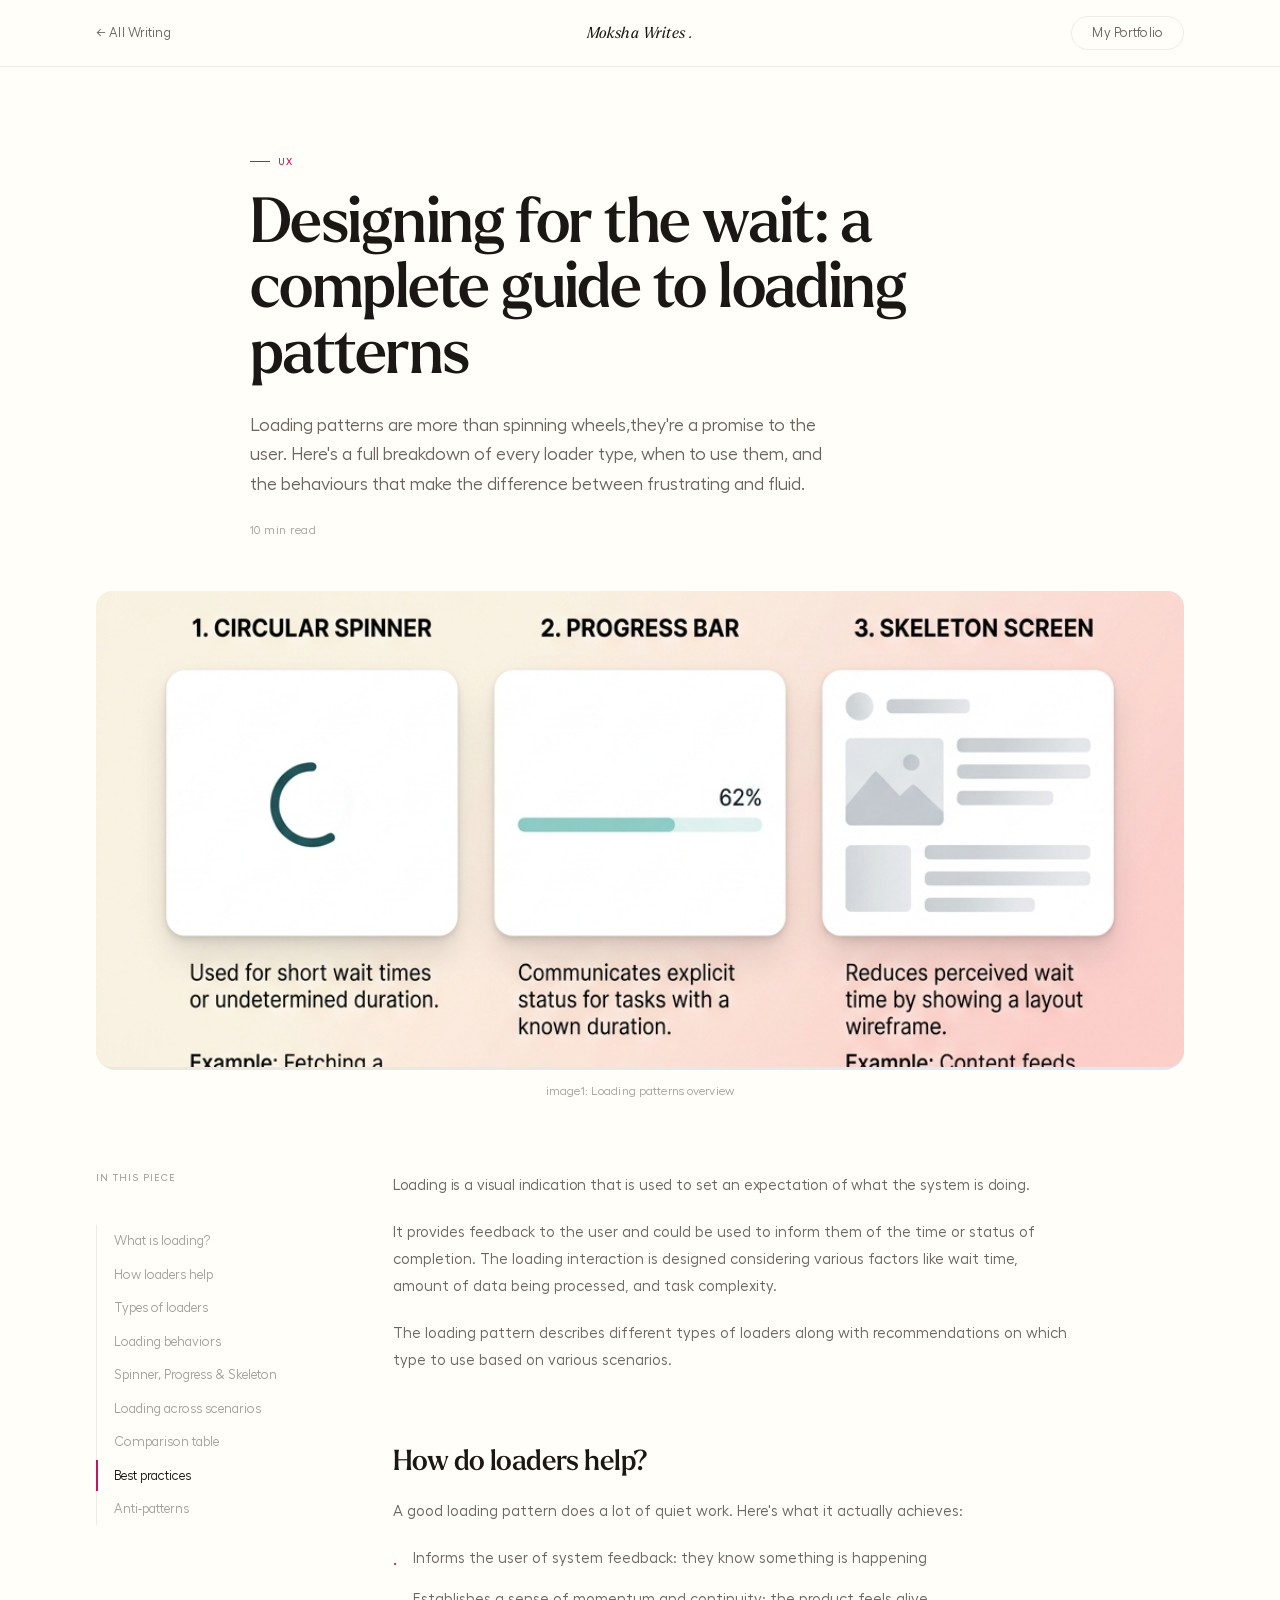
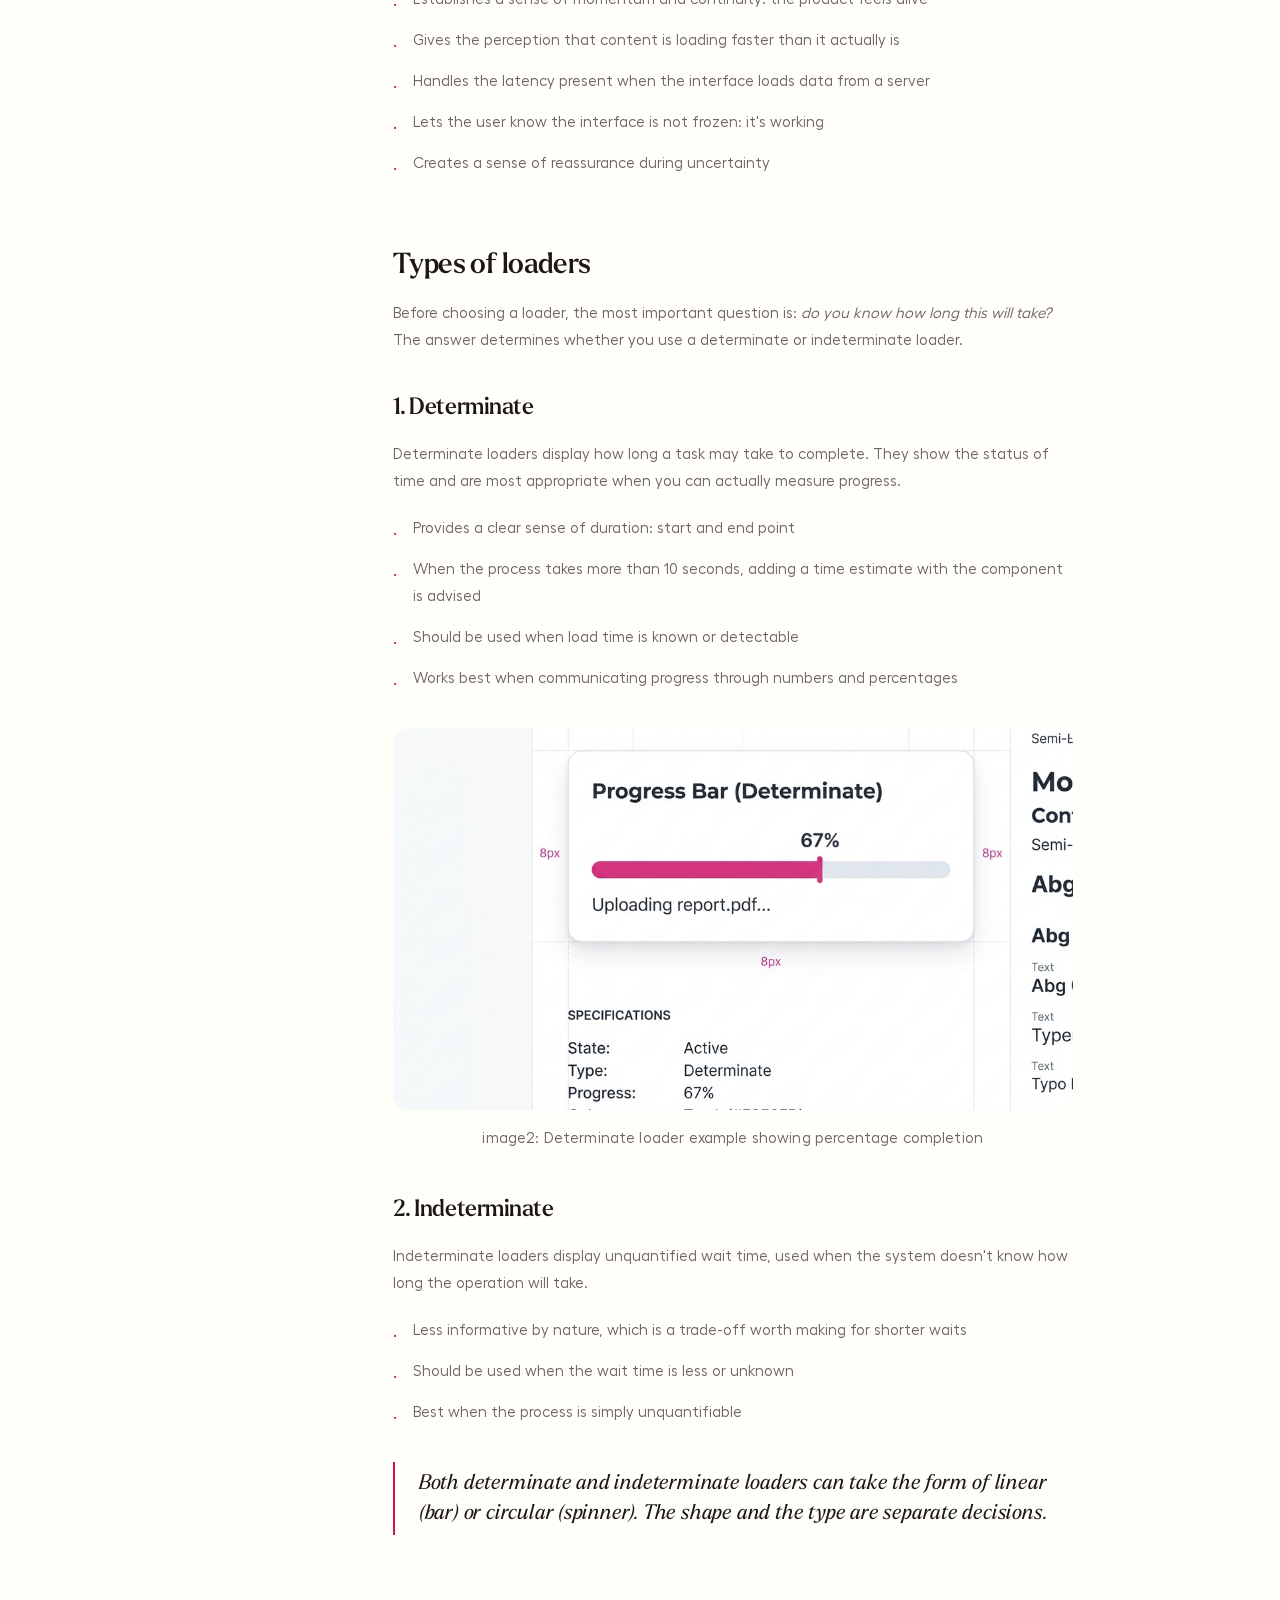
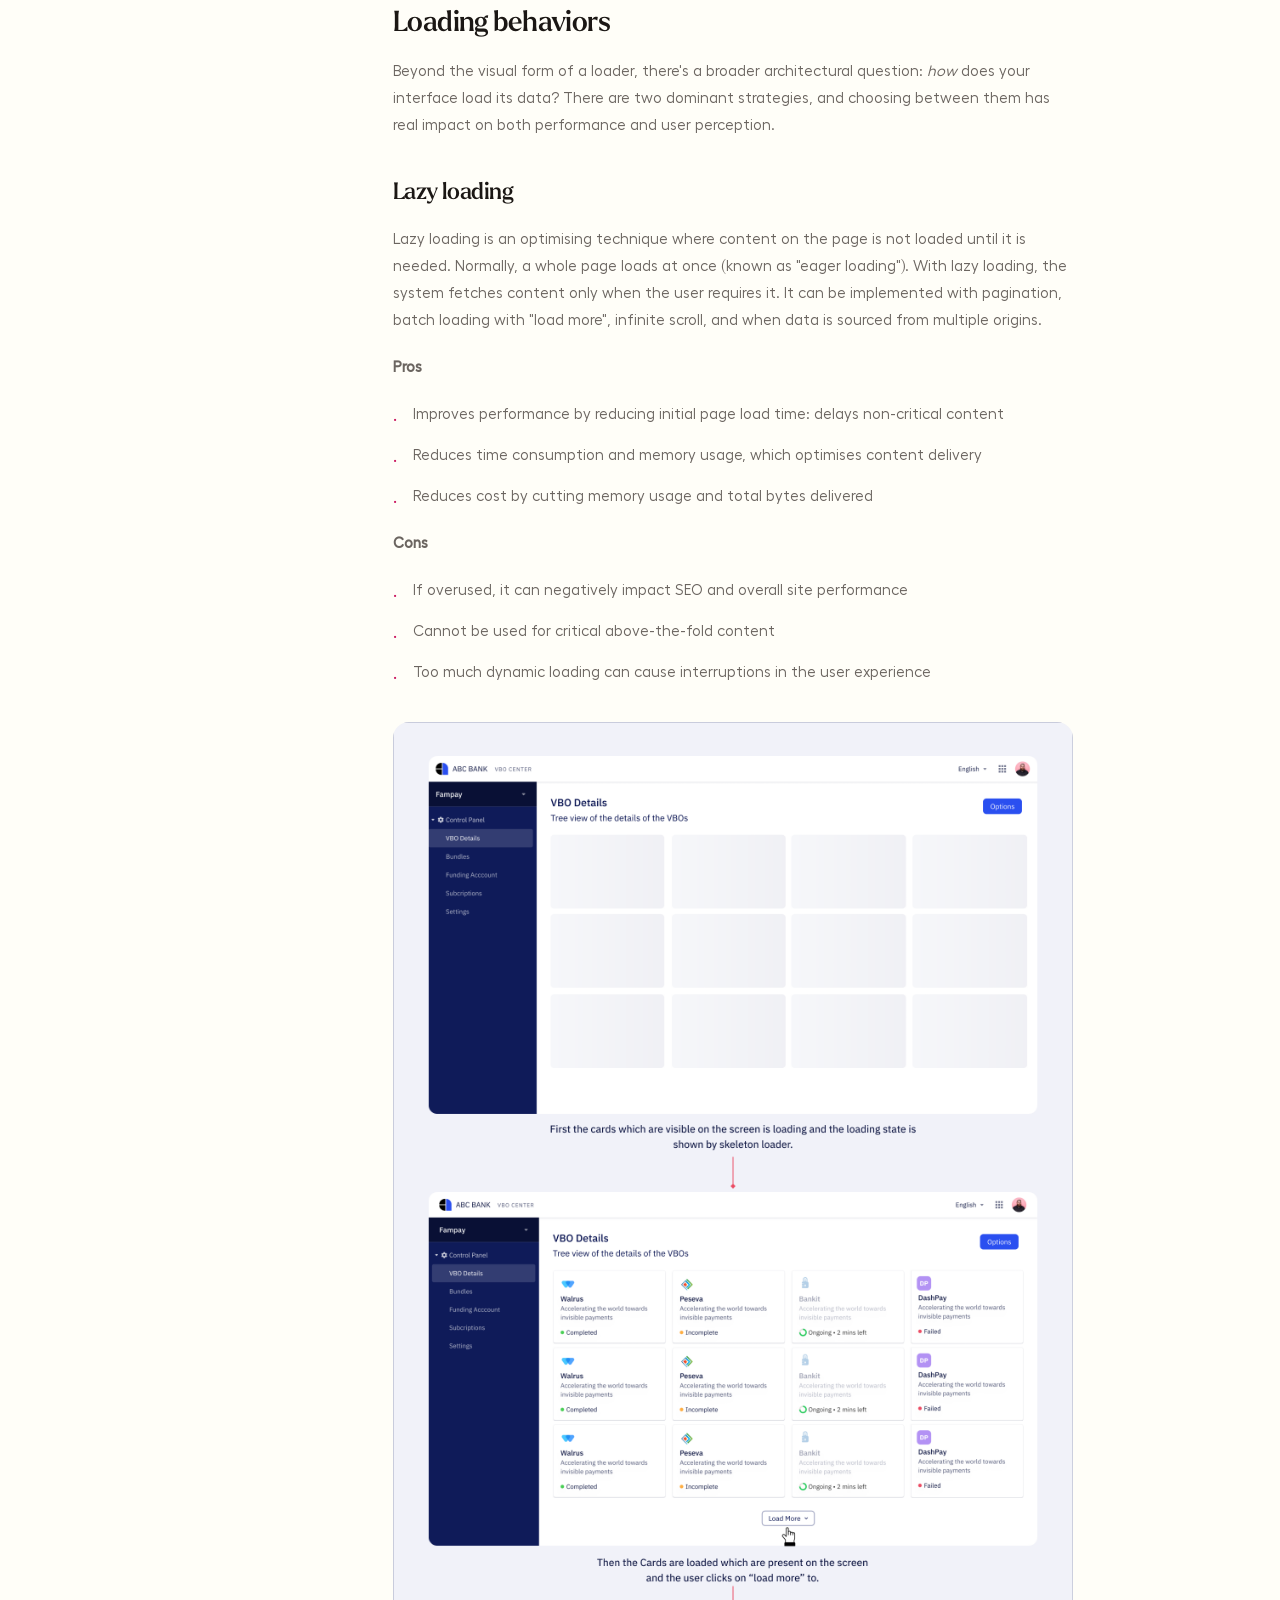
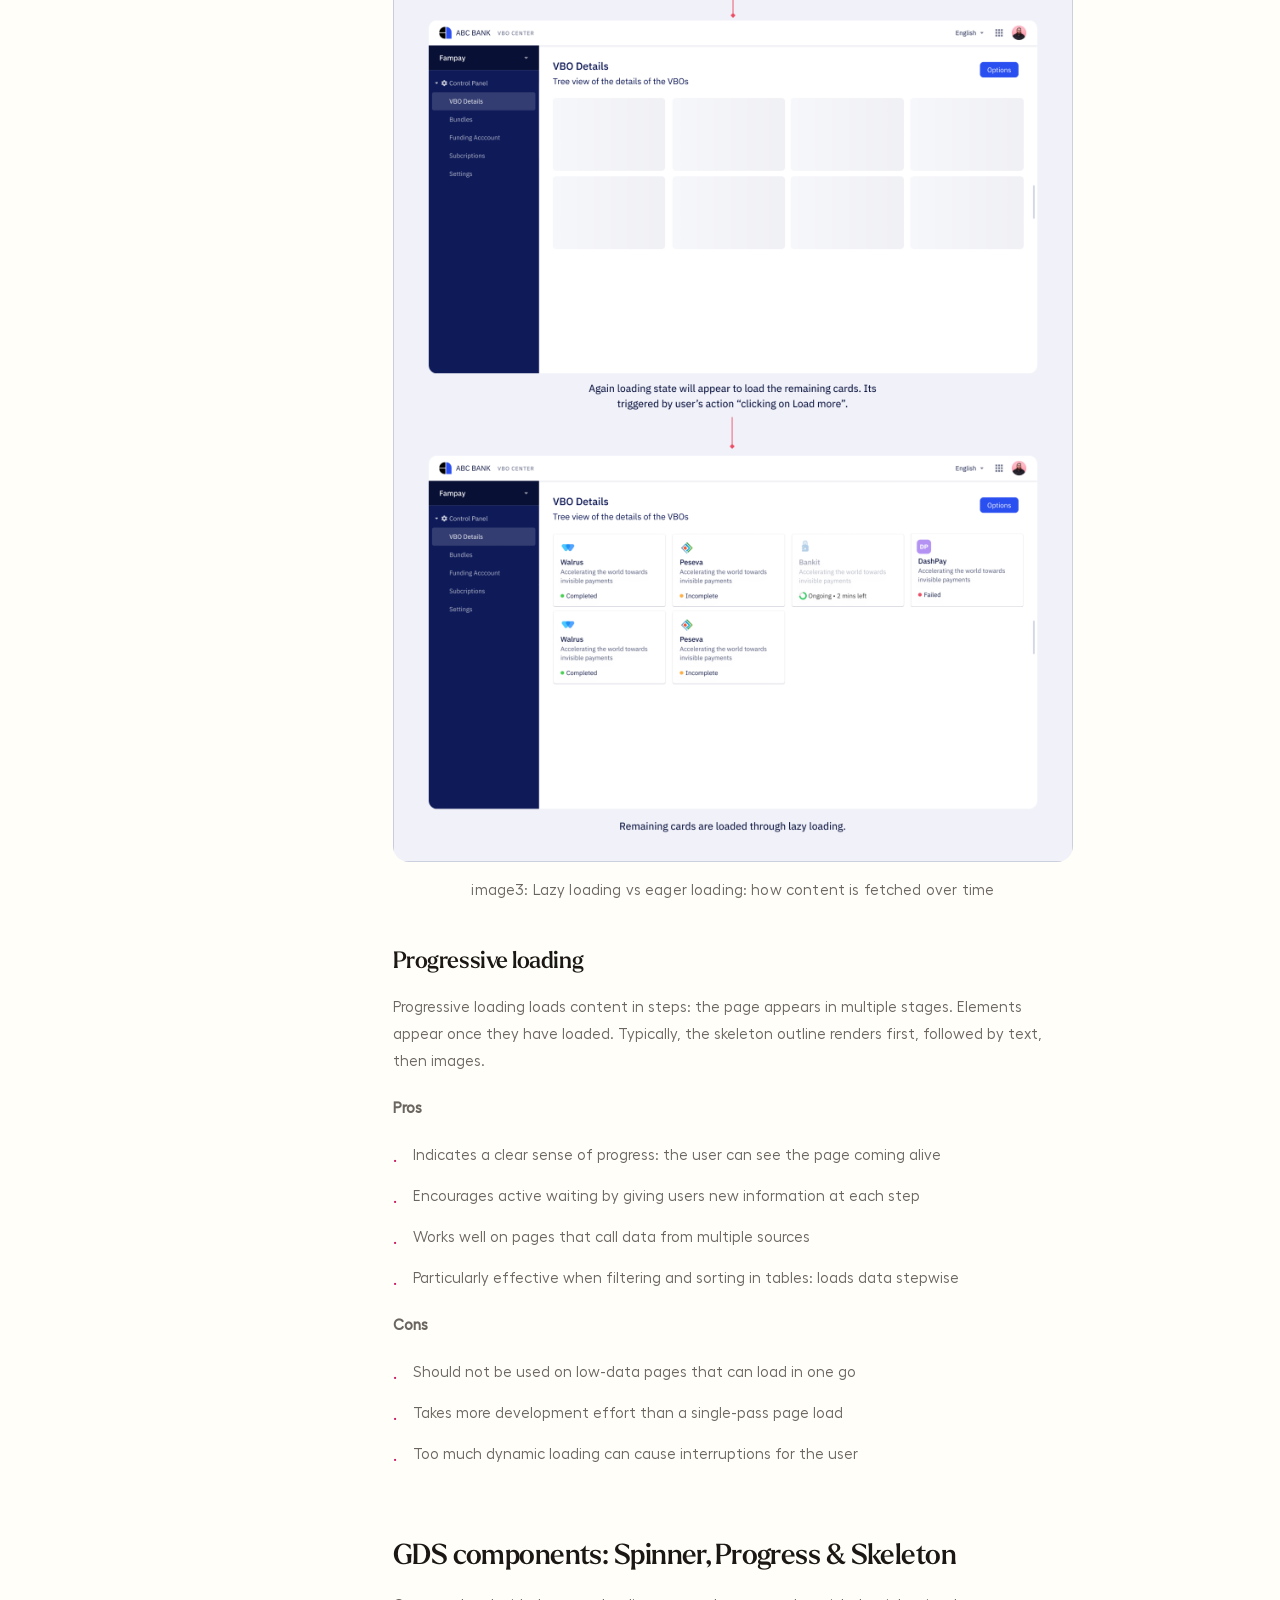
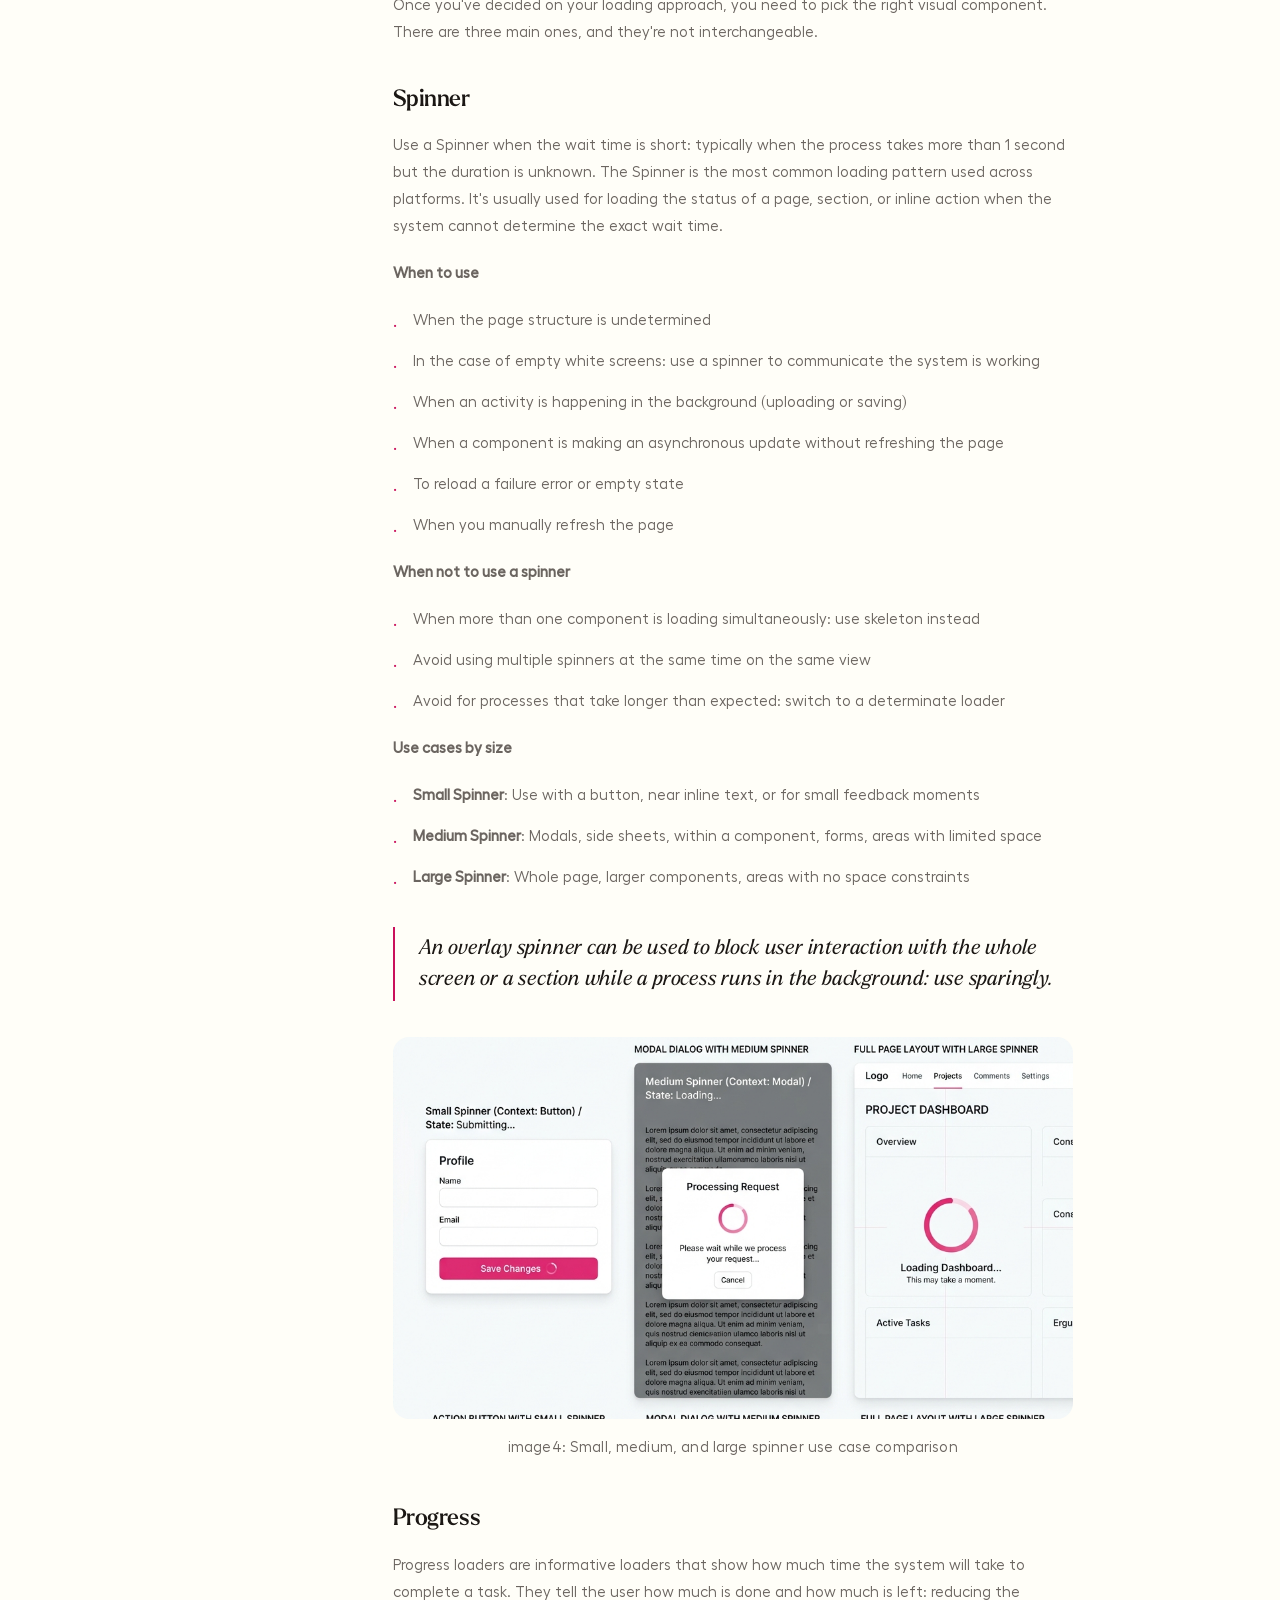
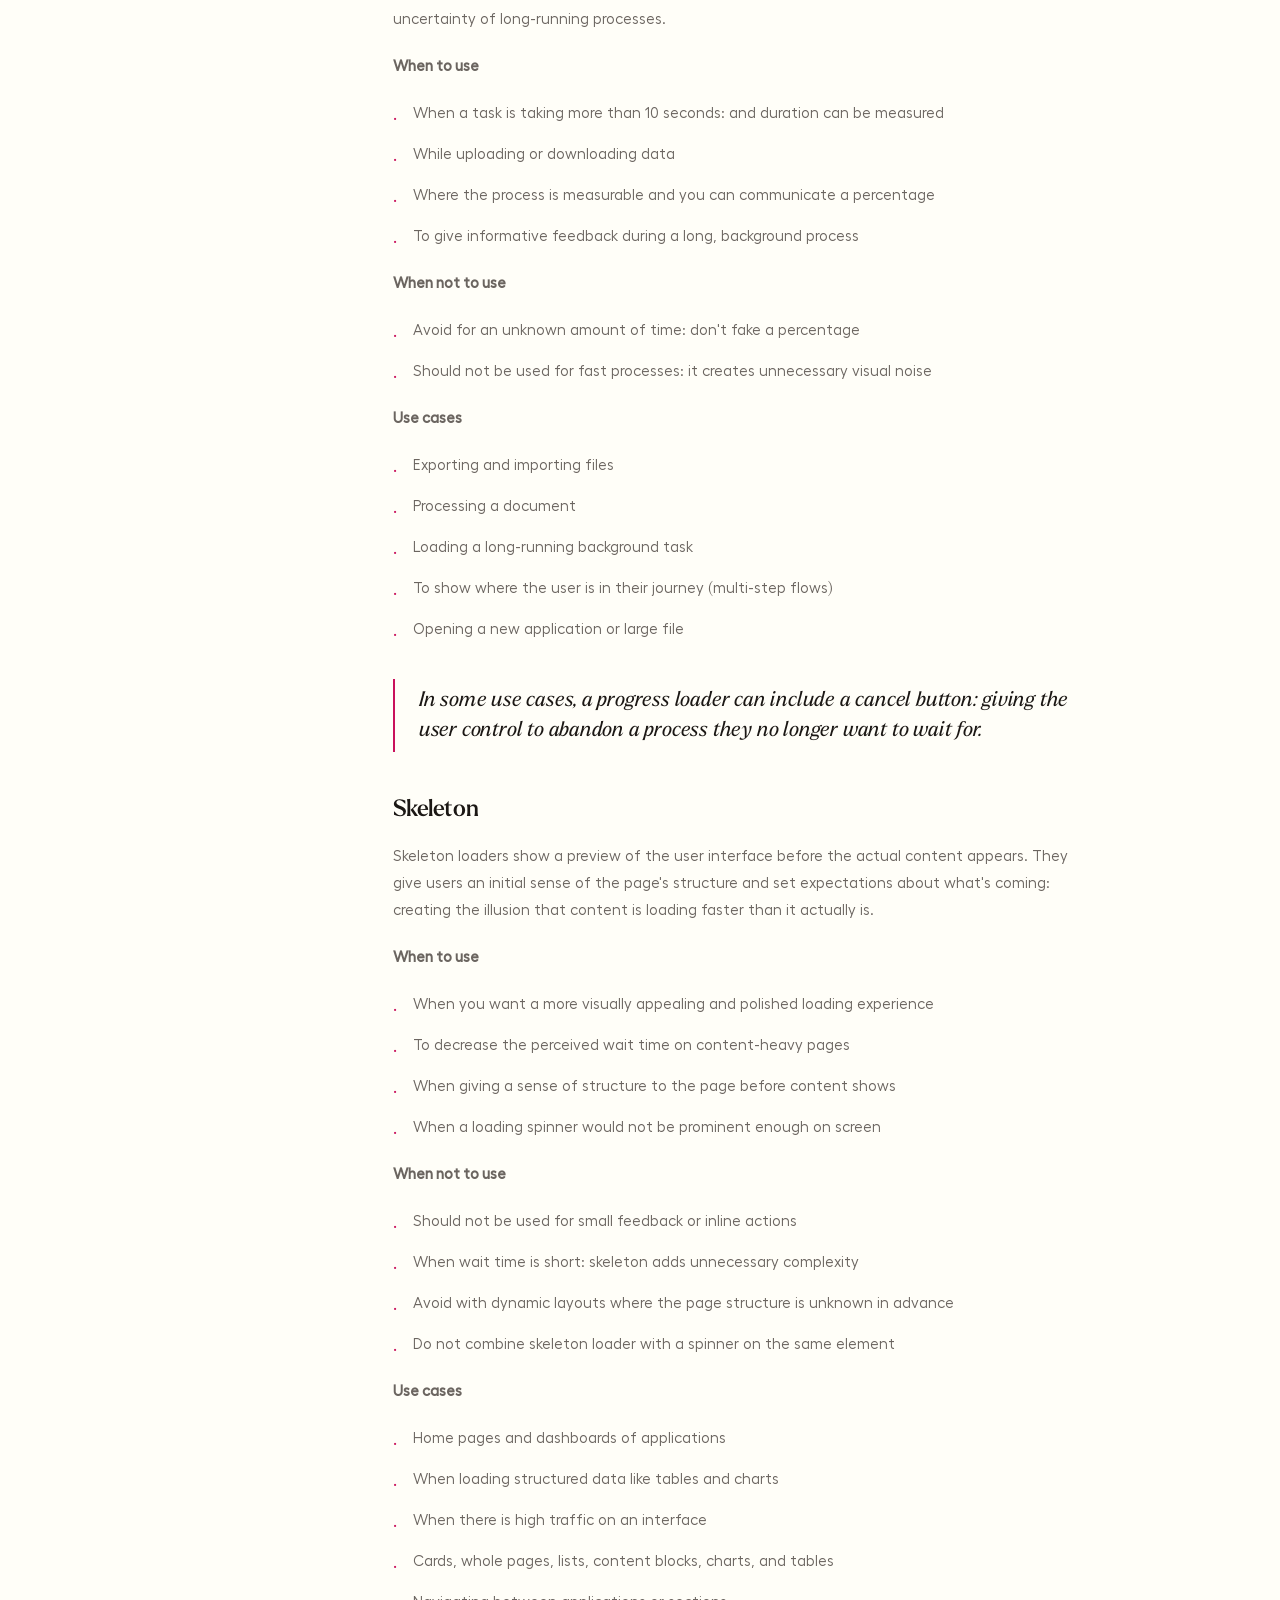
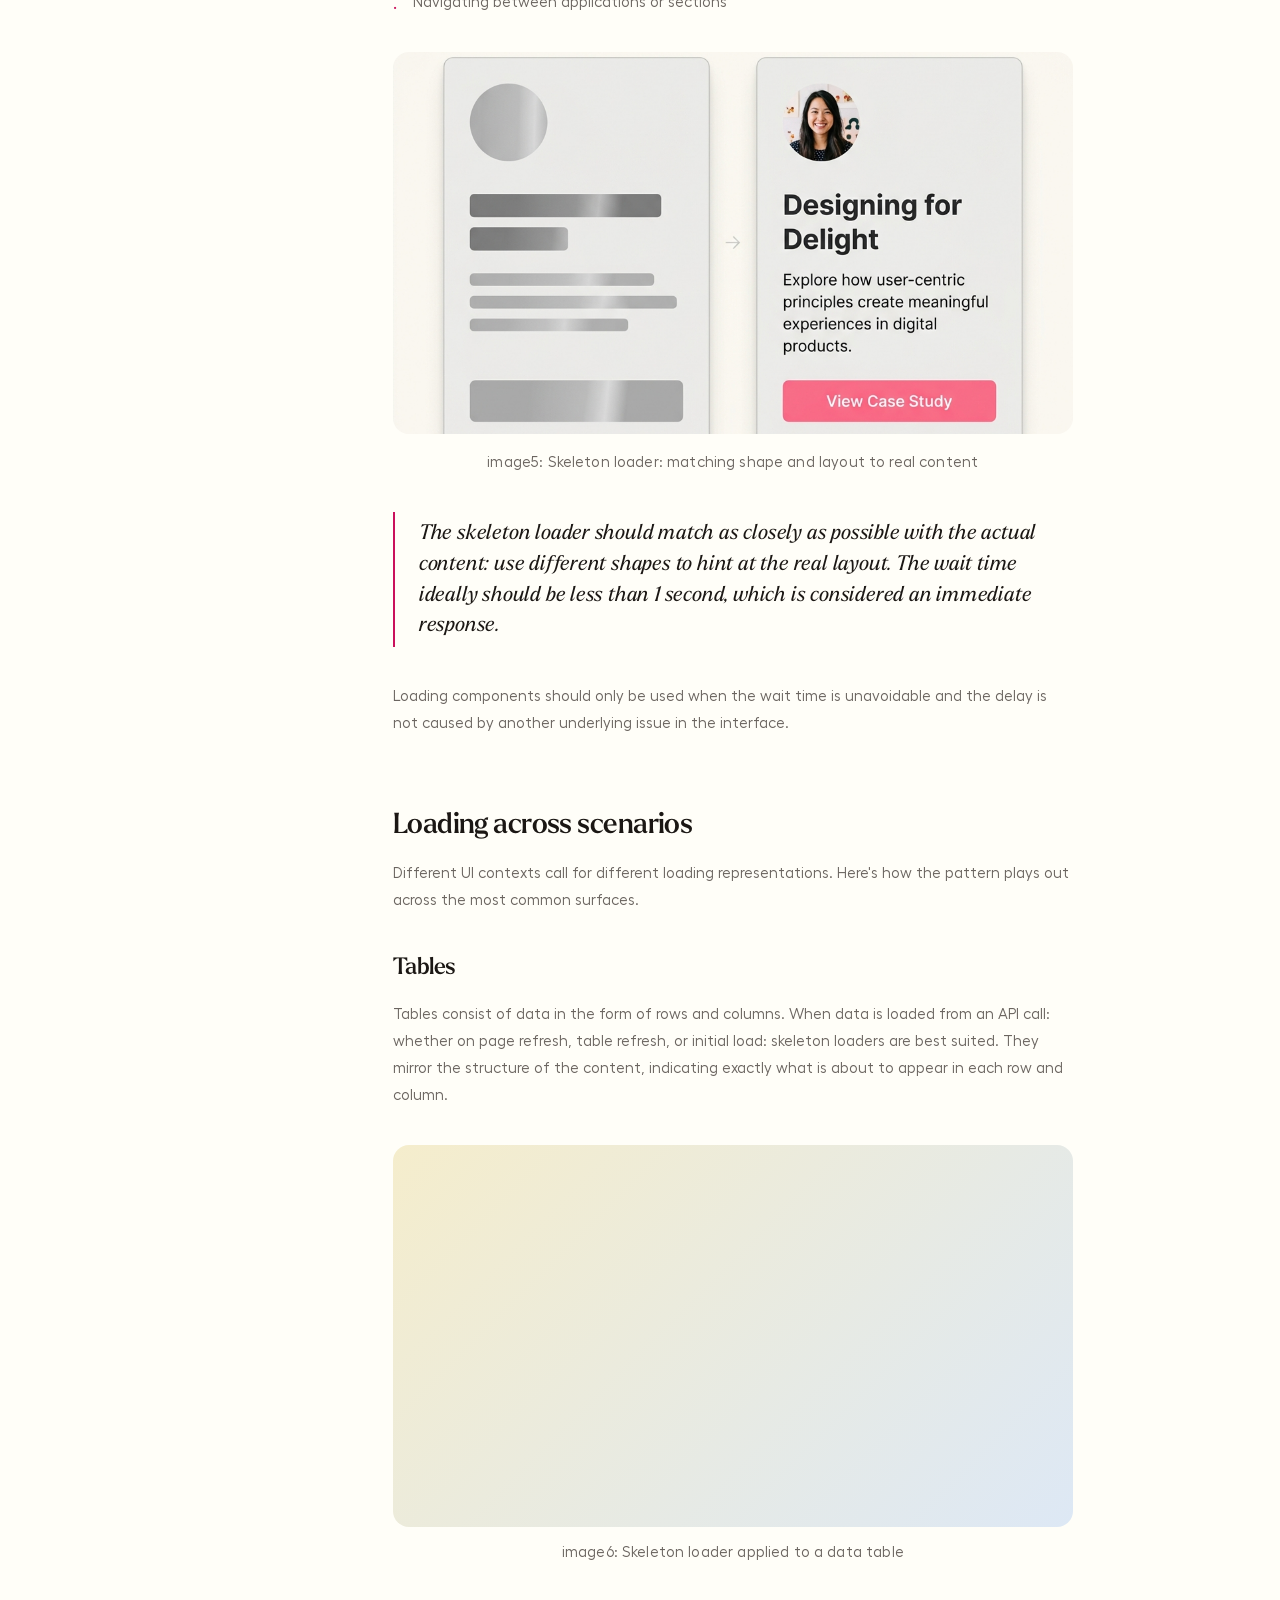
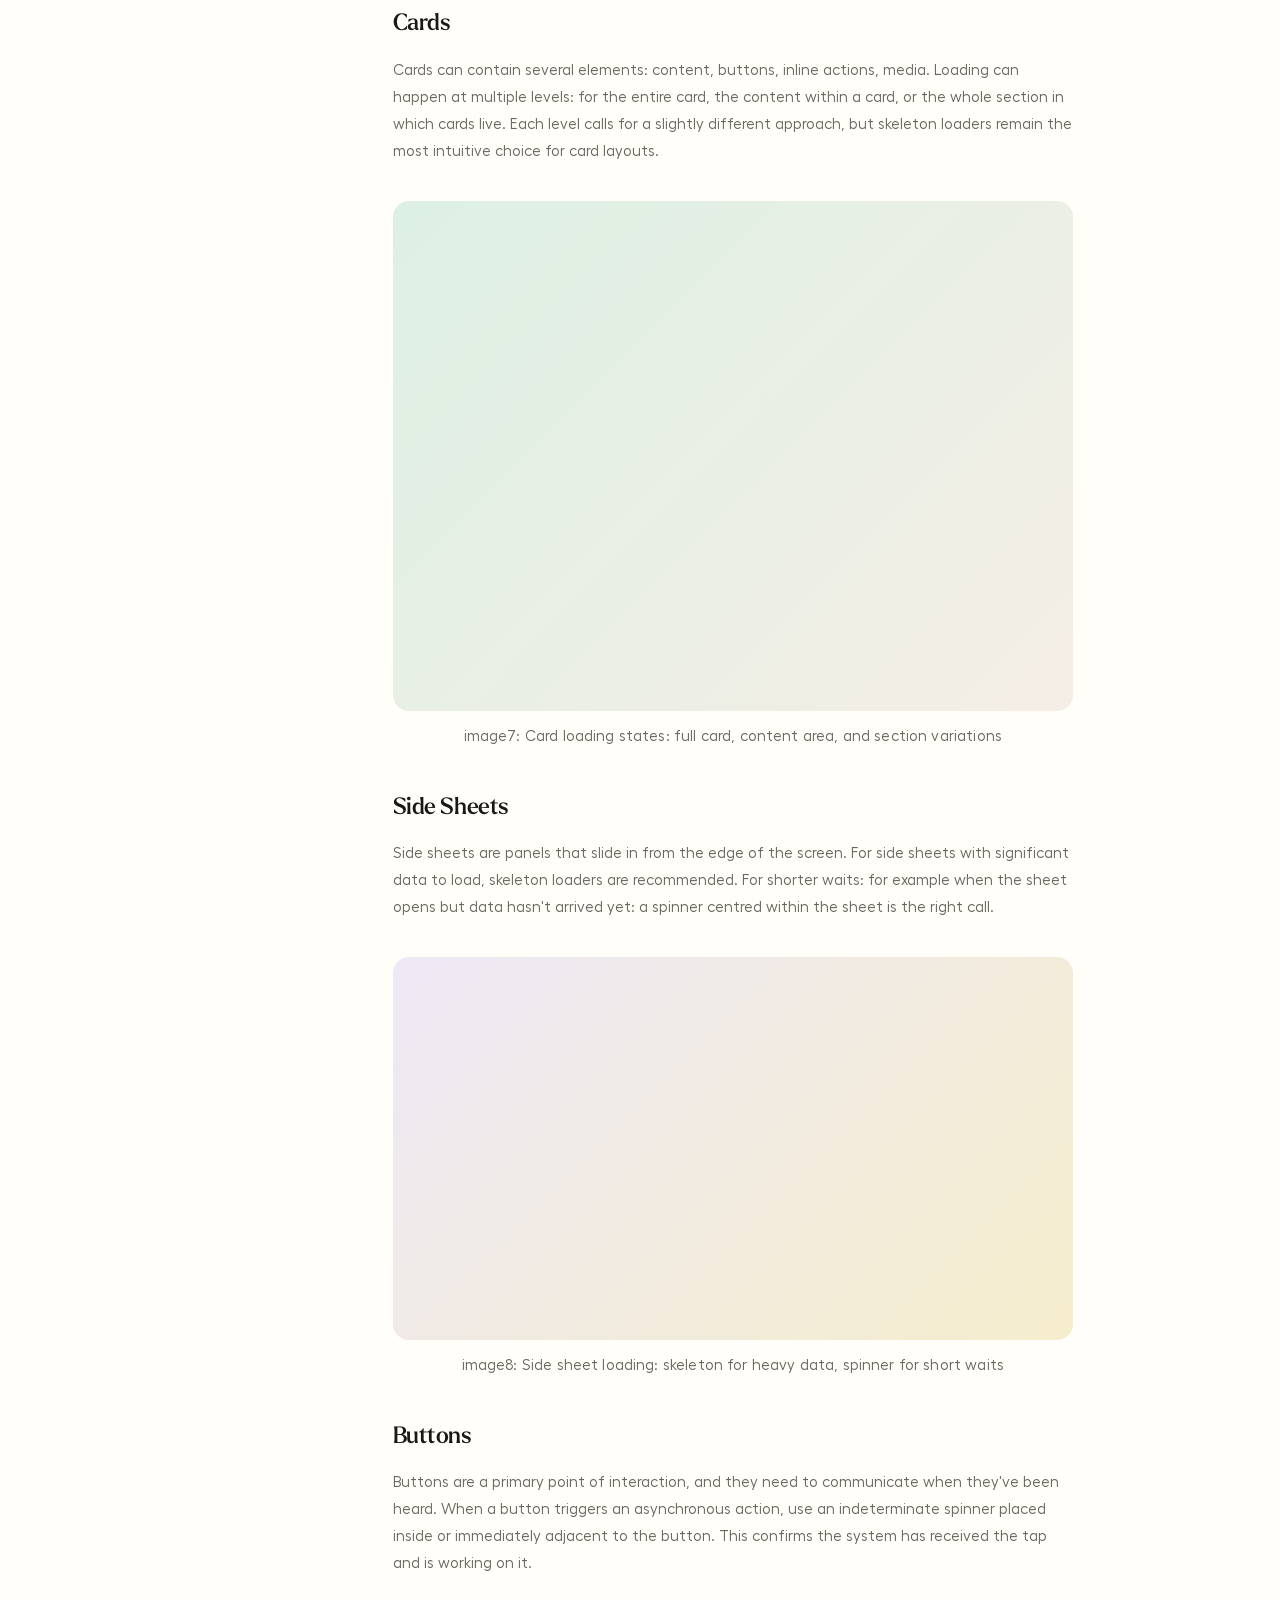
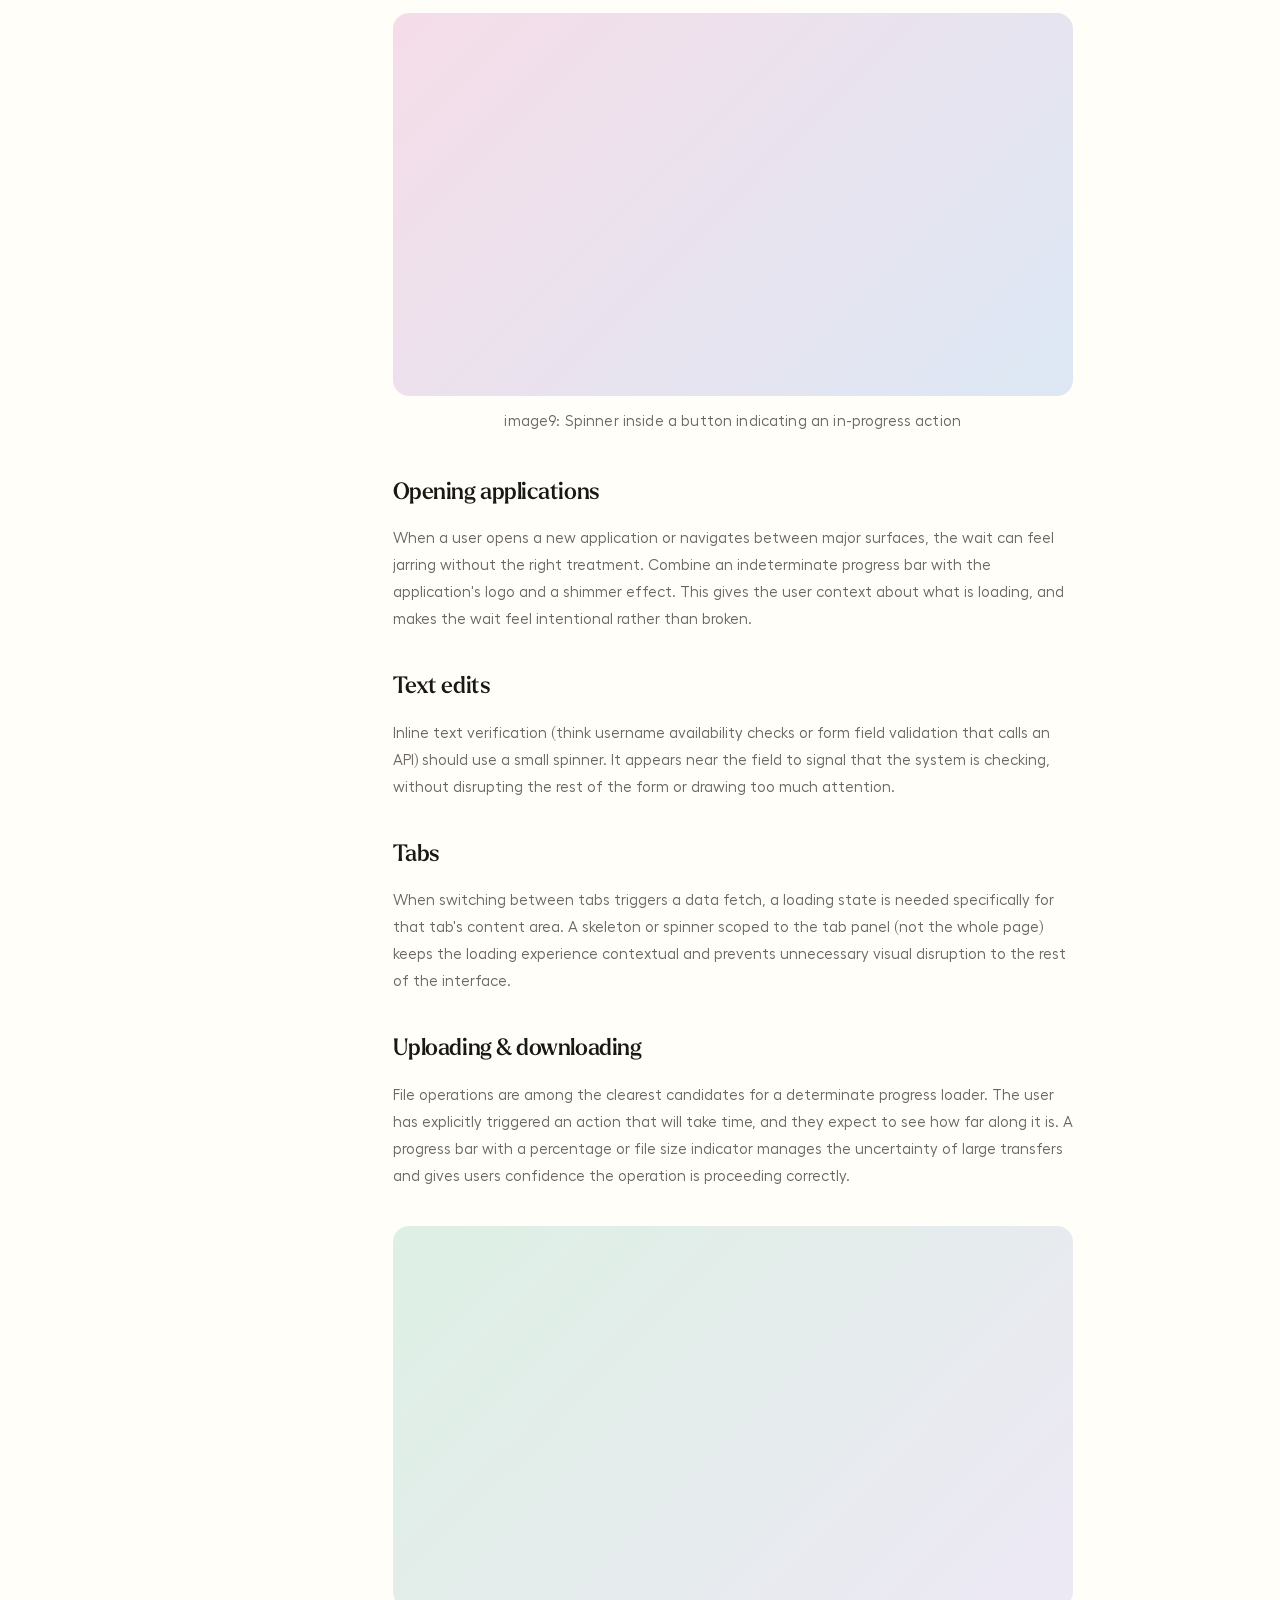
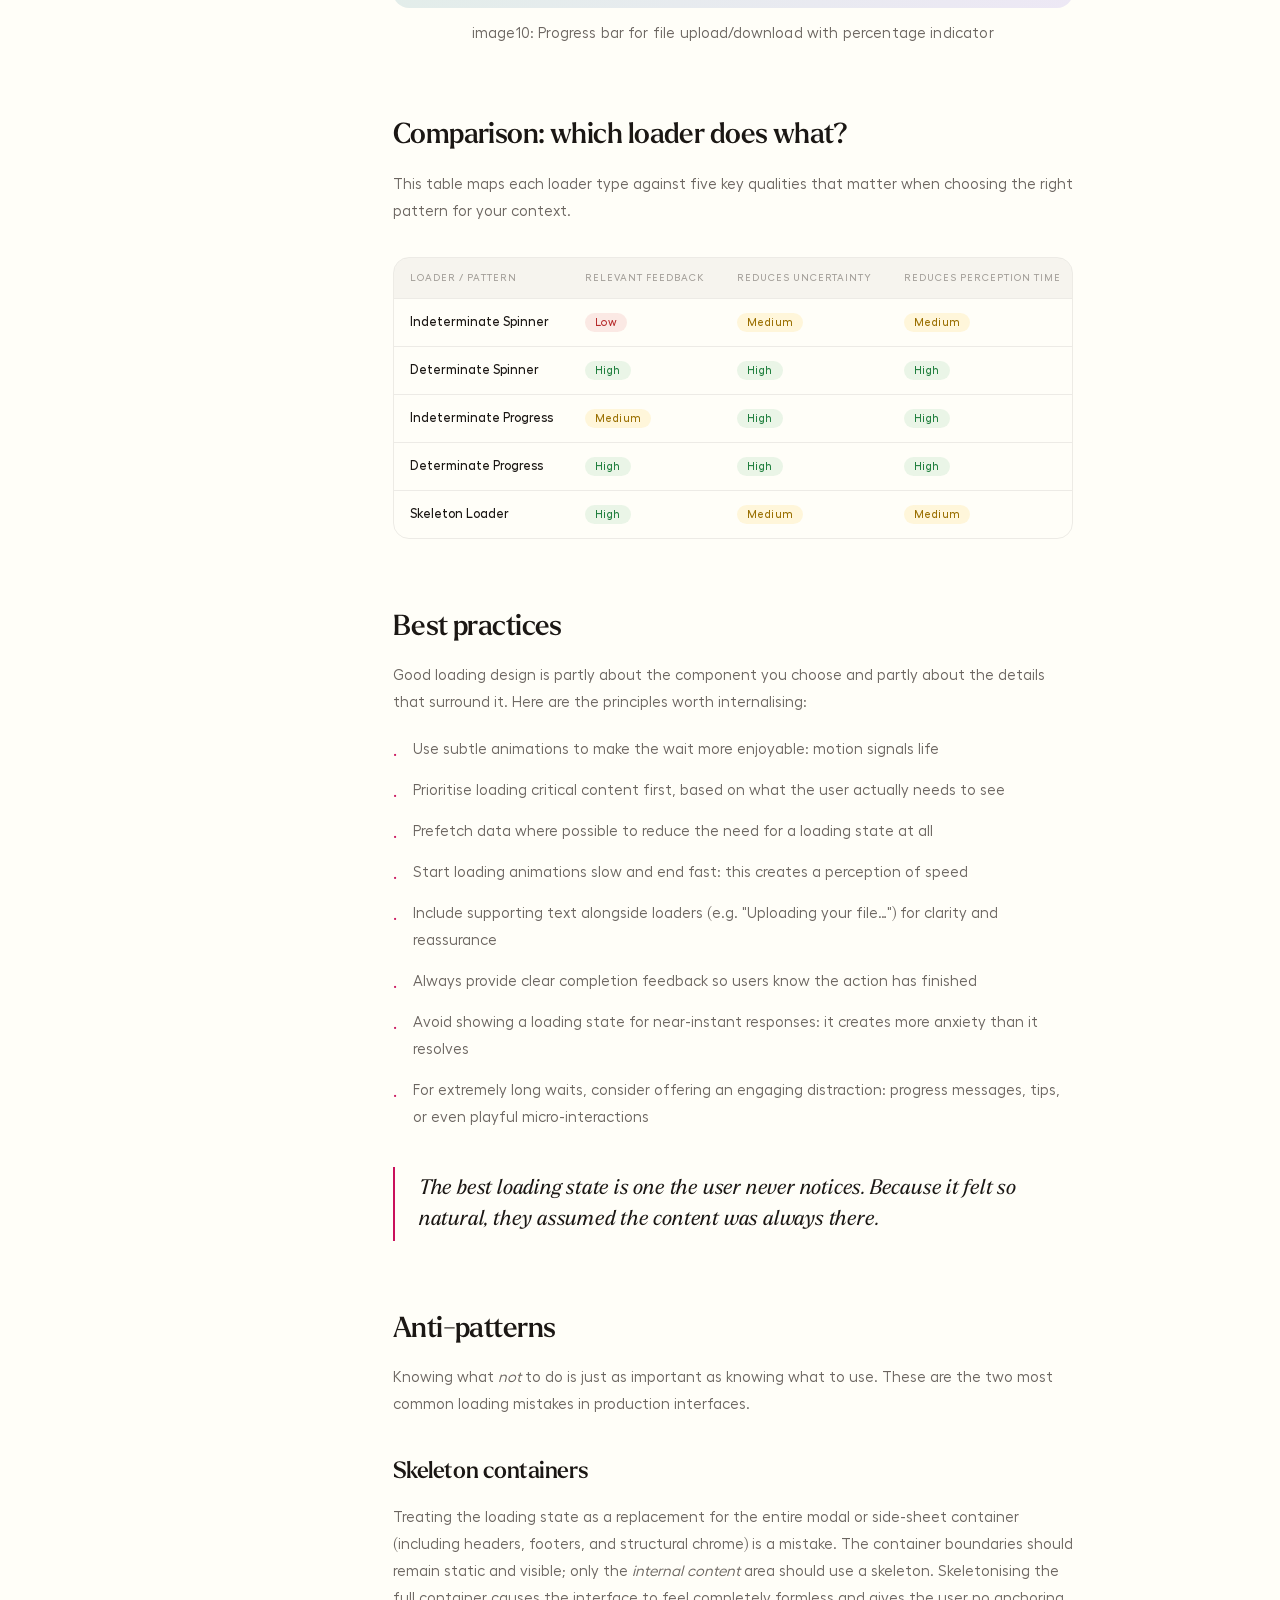
<file: loading-patterns.html>
<!DOCTYPE html>
<html lang="en">

<head>
  <meta charset="UTF-8" />
  <meta name="viewport" content="width=device-width, initial-scale=1.0" />
  <title>Designing for the wait: a complete guide to loading patterns: Moksha Writes .</title>
  <meta name="description"
    content="Loading patterns are more than spinning wheels: they're a promise to the user. Here's a full breakdown of loaders, behaviors, and when to use each one." />
  <link rel="preconnect" href="https://fonts.googleapis.com" />
  <link rel="preconnect" href="https://fonts.gstatic.com" crossorigin />
  <link href="https://fonts.googleapis.com/css2?family=Inter:wght@400;500;600&display=swap" rel="stylesheet" />
  <link rel="icon" type="image/svg+xml" href="assets/favicon.svg" />
  <link rel="stylesheet" href="style.css" />
  <link rel="stylesheet" href="post.css" />
</head>

<body class="post-page">

  <!-- SCROLL PROGRESS -->
  <div class="scroll-progress" id="scrollProgress"></div>

  <!-- NAV -->
  <nav class="post-nav">
    <div class="post-nav-inner">
      <a href="index.html" class="back-link">← All Writing</a>
      <span class="post-nav-brand">Moksha Writes .</span>
      <a href="https://mokshadesign.framer.website/" target="_blank" rel="noopener noreferrer" class="post-nav-btn">My
        Portfolio</a>
    </div>
  </nav>

  <!-- ARTICLE HEADER -->
  <header class="post-header">
    <div class="post-header-inner">
      <span class="post-eyebrow">UX</span>
      <h1 class="post-title">Designing for the wait: a complete guide to loading patterns</h1>
      <p class="post-standfirst">Loading patterns are more than spinning wheels,they're a promise to the user. Here's a
        full breakdown of every loader type, when to use them, and the behaviours that make the difference between
        frustrating and fluid.</p>
      <div class="post-meta-row">
        <span class="post-read-time">10 min read</span>
      </div>
    </div>
  </header>

  <!-- FEATURED IMAGE: replace with your image -->
  <div class="post-featured-img-wrap">
    <div class="post-featured-img" id="image1">
      <img src="assets/loading-hero.png" alt="Loading patterns overview" style="width: 100%; height: 100%; object-fit: cover; border-radius: 16px;">
    </div>
    <p class="post-caption" style="text-align:center; margin-top: 12px;">image1: Loading patterns overview</p>
  </div>

  <!-- ARTICLE BODY -->
  <div class="post-body">

    <!-- TOC SIDEBAR -->
    <aside class="post-toc" id="postToc">
      <p class="toc-label">In this piece</p>
      <nav aria-label="Article sections">
        <ol class="toc-list">
          <li><a href="#intro" class="toc-link toc-active">What is loading?</a></li>
          <li><a href="#how-they-help" class="toc-link">How loaders help</a></li>
          <li><a href="#types" class="toc-link">Types of loaders</a></li>
          <li><a href="#behaviors" class="toc-link">Loading behaviors</a></li>
          <li><a href="#components" class="toc-link">Spinner, Progress & Skeleton</a></li>
          <li><a href="#scenarios" class="toc-link">Loading across scenarios</a></li>
          <li><a href="#comparison" class="toc-link">Comparison table</a></li>
          <li><a href="#best-practices" class="toc-link">Best practices</a></li>
          <li><a href="#anti-patterns" class="toc-link">Anti-patterns</a></li>
        </ol>
      </nav>
    </aside>

    <!-- ARTICLE CONTENT -->
    <article class="post-content">

      <section id="intro">
        <p class="post-lede">Loading is a visual indication that is used to set an expectation of what the system is
          doing.</p>
        <p>It provides feedback to the user and could be used to inform them of the time or status of completion. The
          loading interaction is designed considering various factors like wait time, amount of data being processed,
          and task complexity.</p>
        <p>The loading pattern describes different types of loaders along with recommendations on which type to use
          based on various scenarios.</p>
      </section>

      <section id="how-they-help">
        <h2>How do loaders help?</h2>
        <p>A good loading pattern does a lot of quiet work. Here's what it actually achieves:</p>
        <ul class="post-list">
          <li>Informs the user of system feedback: they know something is happening</li>
          <li>Establishes a sense of momentum and continuity: the product feels alive</li>
          <li>Gives the perception that content is loading faster than it actually is</li>
          <li>Handles the latency present when the interface loads data from a server</li>
          <li>Lets the user know the interface is not frozen: it's working</li>
          <li>Creates a sense of reassurance during uncertainty</li>
        </ul>
      </section>

      <section id="types">
        <h2>Types of loaders</h2>
        <p>Before choosing a loader, the most important question is: <em>do you know how long this will take?</em> The
          answer determines whether you use a determinate or indeterminate loader.</p>

        <h2 style="font-size: clamp(18px, 1.8vw, 24px); margin-top: 32px;">1. Determinate</h2>
        <p>Determinate loaders display how long a task may take to complete. They show the status of time and are most
          appropriate when you can actually measure progress.</p>
        <ul class="post-list">
          <li>Provides a clear sense of duration: start and end point</li>
          <li>When the process takes more than 10 seconds, adding a time estimate with the component is advised</li>
          <li>Should be used when load time is known or detectable</li>
          <li>Works best when communicating progress through numbers and percentages</li>
        </ul>

        <!-- Image placeholder -->
        <div class="post-img-block" id="image2">
          <img src="assets/determinate-loader.png" alt="Determinate loader example" class="post-img post-img--wide" style="object-fit: cover;">
          <p class="post-caption">image2: Determinate loader example showing percentage completion</p>
        </div>

        <h2 style="font-size: clamp(18px, 1.8vw, 24px); margin-top: 32px;">2. Indeterminate</h2>
        <p>Indeterminate loaders display unquantified wait time, used when the system doesn't know how long the
          operation will take.</p>
        <ul class="post-list">
          <li>Less informative by nature, which is a trade-off worth making for shorter waits</li>
          <li>Should be used when the wait time is less or unknown</li>
          <li>Best when the process is simply unquantifiable</li>
        </ul>

        <blockquote class="post-pullquote">
          Both determinate and indeterminate loaders can take the form of linear (bar) or circular (spinner). The shape
          and the type are separate decisions.
        </blockquote>
      </section>

      <section id="behaviors">
        <h2>Loading behaviors</h2>
        <p>Beyond the visual form of a loader, there's a broader architectural question: <em>how</em> does your
          interface load its data? There are two dominant strategies, and choosing between them has real impact on both
          performance and user perception.</p>

        <h2 style="font-size: clamp(18px, 1.8vw, 24px); margin-top: 32px;">Lazy loading</h2>
        <p>Lazy loading is an optimising technique where content on the page is not loaded until it is needed. Normally,
          a whole page loads at once (known as "eager loading"). With lazy loading, the system fetches content only when
          the user requires it. It can be implemented with pagination, batch loading with "load more", infinite scroll,
          and when data is sourced from multiple origins.</p>

        <p><strong>Pros</strong></p>
        <ul class="post-list">
          <li>Improves performance by reducing initial page load time: delays non-critical content</li>
          <li>Reduces time consumption and memory usage, which optimises content delivery</li>
          <li>Reduces cost by cutting memory usage and total bytes delivered</li>
        </ul>

        <p><strong>Cons</strong></p>
        <ul class="post-list">
          <li>If overused, it can negatively impact SEO and overall site performance</li>
          <li>Cannot be used for critical above-the-fold content</li>
          <li>Too much dynamic loading can cause interruptions in the user experience</li>
        </ul>

        <!-- Image placeholder -->
        <div class="post-img-block" id="image3">
          <img src="assets/Image3.png" alt="Lazy loading vs eager loading" class="post-img post-img--full">
          <p class="post-caption">image3: Lazy loading vs eager loading: how content is fetched over time</p>
        </div>

        <h2 style="font-size: clamp(18px, 1.8vw, 24px); margin-top: 32px;">Progressive loading</h2>
        <p>Progressive loading loads content in steps: the page appears in multiple stages. Elements appear once they
          have loaded. Typically, the skeleton outline renders first, followed by text, then images.</p>

        <p><strong>Pros</strong></p>
        <ul class="post-list">
          <li>Indicates a clear sense of progress: the user can see the page coming alive</li>
          <li>Encourages active waiting by giving users new information at each step</li>
          <li>Works well on pages that call data from multiple sources</li>
          <li>Particularly effective when filtering and sorting in tables: loads data stepwise</li>
        </ul>

        <p><strong>Cons</strong></p>
        <ul class="post-list">
          <li>Should not be used on low-data pages that can load in one go</li>
          <li>Takes more development effort than a single-pass page load</li>
          <li>Too much dynamic loading can cause interruptions for the user</li>
        </ul>
      </section>

      <section id="components">
        <h2>GDS components: Spinner, Progress & Skeleton</h2>
        <p>Once you've decided on your loading approach, you need to pick the right visual component. There are three
          main ones, and they're not interchangeable.</p>

        <h2 style="font-size: clamp(18px, 1.8vw, 24px); margin-top: 32px;">Spinner</h2>
        <p>Use a Spinner when the wait time is short: typically when the process takes more than 1 second but the
          duration is unknown. The Spinner is the most common loading pattern used across platforms. It's usually used
          for loading the status of a page, section, or inline action when the system cannot determine the exact wait
          time.</p>

        <p><strong>When to use</strong></p>
        <ul class="post-list">
          <li>When the page structure is undetermined</li>
          <li>In the case of empty white screens: use a spinner to communicate the system is working</li>
          <li>When an activity is happening in the background (uploading or saving)</li>
          <li>When a component is making an asynchronous update without refreshing the page</li>
          <li>To reload a failure error or empty state</li>
          <li>When you manually refresh the page</li>
        </ul>

        <p><strong>When not to use a spinner</strong></p>
        <ul class="post-list">
          <li>When more than one component is loading simultaneously: use skeleton instead</li>
          <li>Avoid using multiple spinners at the same time on the same view</li>
          <li>Avoid for processes that take longer than expected: switch to a determinate loader</li>
        </ul>

        <p><strong>Use cases by size</strong></p>
        <ul class="post-list">
          <li><strong>Small Spinner</strong>: Use with a button, near inline text, or for small feedback moments</li>
          <li><strong>Medium Spinner</strong>: Modals, side sheets, within a component, forms, areas with limited space
          </li>
          <li><strong>Large Spinner</strong>: Whole page, larger components, areas with no space constraints</li>
        </ul>

        <blockquote class="post-pullquote">
          An overlay spinner can be used to block user interaction with the whole screen or a section while a process
          runs in the background: use sparingly.
        </blockquote>

        <!-- Image placeholder -->
        <div class="post-img-block" id="image4">
          <img src="assets/spinner-sizes.png" alt="Spinner sizes comparison" class="post-img post-img--wide" style="object-fit: cover;">
          <p class="post-caption">image4: Small, medium, and large spinner use case comparison</p>
        </div>

        <h2 style="font-size: clamp(18px, 1.8vw, 24px); margin-top: 32px;">Progress</h2>
        <p>Progress loaders are informative loaders that show how much time the system will take to complete a task.
          They tell the user how much is done and how much is left: reducing the uncertainty of long-running processes.
        </p>

        <p><strong>When to use</strong></p>
        <ul class="post-list">
          <li>When a task is taking more than 10 seconds: and duration can be measured</li>
          <li>While uploading or downloading data</li>
          <li>Where the process is measurable and you can communicate a percentage</li>
          <li>To give informative feedback during a long, background process</li>
        </ul>

        <p><strong>When not to use</strong></p>
        <ul class="post-list">
          <li>Avoid for an unknown amount of time: don't fake a percentage</li>
          <li>Should not be used for fast processes: it creates unnecessary visual noise</li>
        </ul>

        <p><strong>Use cases</strong></p>
        <ul class="post-list">
          <li>Exporting and importing files</li>
          <li>Processing a document</li>
          <li>Loading a long-running background task</li>
          <li>To show where the user is in their journey (multi-step flows)</li>
          <li>Opening a new application or large file</li>
        </ul>

        <blockquote class="post-pullquote">
          In some use cases, a progress loader can include a cancel button: giving the user control to abandon a
          process they no longer want to wait for.
        </blockquote>

        <h2 style="font-size: clamp(18px, 1.8vw, 24px); margin-top: 32px;">Skeleton</h2>
        <p>Skeleton loaders show a preview of the user interface before the actual content appears. They give users an
          initial sense of the page's structure and set expectations about what's coming: creating the illusion that
          content is loading faster than it actually is.</p>

        <p><strong>When to use</strong></p>
        <ul class="post-list">
          <li>When you want a more visually appealing and polished loading experience</li>
          <li>To decrease the perceived wait time on content-heavy pages</li>
          <li>When giving a sense of structure to the page before content shows</li>
          <li>When a loading spinner would not be prominent enough on screen</li>
        </ul>

        <p><strong>When not to use</strong></p>
        <ul class="post-list">
          <li>Should not be used for small feedback or inline actions</li>
          <li>When wait time is short: skeleton adds unnecessary complexity</li>
          <li>Avoid with dynamic layouts where the page structure is unknown in advance</li>
          <li>Do not combine skeleton loader with a spinner on the same element</li>
        </ul>

        <p><strong>Use cases</strong></p>
        <ul class="post-list">
          <li>Home pages and dashboards of applications</li>
          <li>When loading structured data like tables and charts</li>
          <li>When there is high traffic on an interface</li>
          <li>Cards, whole pages, lists, content blocks, charts, and tables</li>
          <li>Navigating between applications or sections</li>
        </ul>

        <!-- Image placeholder -->
        <div class="post-img-block" id="image5">
          <img src="assets/skeleton-loader.png" alt="Skeleton loader comparison" class="post-img post-img--wide" style="object-fit: cover;">
          <p class="post-caption">image5: Skeleton loader: matching shape and layout to real content</p>
        </div>

        <blockquote class="post-pullquote">
          The skeleton loader should match as closely as possible with the actual content: use different shapes to hint
          at the real layout. The wait time ideally should be less than 1 second, which is considered an immediate
          response.
        </blockquote>

        <p>Loading components should only be used when the wait time is unavoidable and the delay is not caused by
          another underlying issue in the interface.</p>
      </section>

      <section id="scenarios">
        <h2>Loading across scenarios</h2>
        <p>Different UI contexts call for different loading representations. Here's how the pattern plays out across the
          most common surfaces.</p>

        <h2 style="font-size: clamp(18px, 1.8vw, 24px); margin-top: 32px;">Tables</h2>
        <p>Tables consist of data in the form of rows and columns. When data is loaded from an API call: whether on
          page refresh, table refresh, or initial load: skeleton loaders are best suited. They mirror the structure of
          the content, indicating exactly what is about to appear in each row and column.</p>

        <!-- Image placeholder -->
        <div class="post-img-block" id="image6">
          <div class="post-img post-img--wide" style="background: linear-gradient(135deg, #F5EDCC 0%, #DDE8F5 100%);">
          </div>
          <p class="post-caption">image6: Skeleton loader applied to a data table</p>
        </div>

        <h2 style="font-size: clamp(18px, 1.8vw, 24px); margin-top: 32px;">Cards</h2>
        <p>Cards can contain several elements: content, buttons, inline actions, media. Loading can happen at multiple
          levels: for the entire card, the content within a card, or the whole section in which cards live. Each level
          calls for a slightly different approach, but skeleton loaders remain the most intuitive choice for card
          layouts.</p>

        <!-- Image placeholder -->
        <div class="post-img-block" id="image7">
          <div class="post-img post-img--portrait"
            style="background: linear-gradient(135deg, #DDF0E4 0%, #F5EEE6 100%);"></div>
          <p class="post-caption">image7: Card loading states: full card, content area, and section variations</p>
        </div>

        <h2 style="font-size: clamp(18px, 1.8vw, 24px); margin-top: 32px;">Side Sheets</h2>
        <p>Side sheets are panels that slide in from the edge of the screen. For side sheets with significant data to
          load, skeleton loaders are recommended. For shorter waits: for example when the sheet opens but data hasn't
          arrived yet: a spinner centred within the sheet is the right call.</p>

        <!-- Image placeholder -->
        <div class="post-img-block" id="image8">
          <div class="post-img post-img--wide" style="background: linear-gradient(135deg, #EDE8F5 0%, #F5EDCC 100%);">
          </div>
          <p class="post-caption">image8: Side sheet loading: skeleton for heavy data, spinner for short waits</p>
        </div>

        <h2 style="font-size: clamp(18px, 1.8vw, 24px); margin-top: 32px;">Buttons</h2>
        <p>Buttons are a primary point of interaction, and they need to communicate when they've been heard. When a
          button triggers an asynchronous action, use an indeterminate spinner placed inside or immediately adjacent to
          the button. This confirms the system has received the tap and is working on it.</p>

        <!-- Image placeholder -->
        <div class="post-img-block" id="image9">
          <div class="post-img post-img--wide" style="background: linear-gradient(135deg, #F5DDE8 0%, #DDE8F5 100%);">
          </div>
          <p class="post-caption">image9: Spinner inside a button indicating an in-progress action</p>
        </div>

        <h2 style="font-size: clamp(18px, 1.8vw, 24px); margin-top: 32px;">Opening applications</h2>
        <p>When a user opens a new application or navigates between major surfaces, the wait can feel jarring without
          the right treatment. Combine an indeterminate progress bar with the application's logo and a shimmer effect.
          This gives the user context about what is loading, and makes the wait feel intentional rather than broken.</p>

        <h2 style="font-size: clamp(18px, 1.8vw, 24px); margin-top: 32px;">Text edits</h2>
        <p>Inline text verification (think username availability checks or form field validation that calls an API)
          should use a small spinner. It appears near the field to signal that the system is checking, without
          disrupting the rest of the form or drawing too much attention.</p>

        <h2 style="font-size: clamp(18px, 1.8vw, 24px); margin-top: 32px;">Tabs</h2>
        <p>When switching between tabs triggers a data fetch, a loading state is needed specifically for that tab's
          content area. A skeleton or spinner scoped to the tab panel (not the whole page) keeps the loading
          experience contextual and prevents unnecessary visual disruption to the rest of the interface.</p>

        <h2 style="font-size: clamp(18px, 1.8vw, 24px); margin-top: 32px;">Uploading & downloading</h2>
        <p>File operations are among the clearest candidates for a determinate progress loader. The user has explicitly
          triggered an action that will take time, and they expect to see how far along it is. A progress bar with a
          percentage or file size indicator manages the uncertainty of large transfers and gives users confidence the
          operation is proceeding correctly.</p>

        <!-- Image placeholder -->
        <div class="post-img-block" id="image10">
          <div class="post-img post-img--wide" style="background: linear-gradient(135deg, #DDF0E4 0%, #EDE8F5 100%);">
          </div>
          <p class="post-caption">image10: Progress bar for file upload/download with percentage indicator</p>
        </div>

      </section>

      <!-- ─── COMPARISON TABLE ─── -->
      <section id="comparison">
        <h2>Comparison: which loader does what?</h2>
        <p>This table maps each loader type against five key qualities that matter when choosing the right pattern for
          your context.</p>

        <div class="post-table-wrap">
          <table class="post-table">
            <thead>
              <tr>
                <th>Loader / Pattern</th>
                <th>Relevant Feedback</th>
                <th>Reduces Uncertainty</th>
                <th>Reduces Perception Time</th>
                <th>Space Efficient</th>
                <th>Low Wait Time</th>
              </tr>
            </thead>
            <tbody>
              <tr>
                <td class="post-table__label">Indeterminate Spinner</td>
                <td><span class="post-badge post-badge--low">Low</span></td>
                <td><span class="post-badge post-badge--mid">Medium</span></td>
                <td><span class="post-badge post-badge--mid">Medium</span></td>
                <td><span class="post-badge post-badge--high">High</span></td>
                <td><span class="post-badge post-badge--high">High</span></td>
              </tr>
              <tr>
                <td class="post-table__label">Determinate Spinner</td>
                <td><span class="post-badge post-badge--high">High</span></td>
                <td><span class="post-badge post-badge--high">High</span></td>
                <td><span class="post-badge post-badge--high">High</span></td>
                <td><span class="post-badge post-badge--high">High</span></td>
                <td><span class="post-badge post-badge--mid">Medium</span></td>
              </tr>
              <tr>
                <td class="post-table__label">Indeterminate Progress</td>
                <td><span class="post-badge post-badge--mid">Medium</span></td>
                <td><span class="post-badge post-badge--high">High</span></td>
                <td><span class="post-badge post-badge--high">High</span></td>
                <td><span class="post-badge post-badge--high">High</span></td>
                <td><span class="post-badge post-badge--high">High</span></td>
              </tr>
              <tr>
                <td class="post-table__label">Determinate Progress</td>
                <td><span class="post-badge post-badge--high">High</span></td>
                <td><span class="post-badge post-badge--high">High</span></td>
                <td><span class="post-badge post-badge--high">High</span></td>
                <td><span class="post-badge post-badge--high">High</span></td>
                <td><span class="post-badge post-badge--low">Low</span></td>
              </tr>
              <tr>
                <td class="post-table__label">Skeleton Loader</td>
                <td><span class="post-badge post-badge--high">High</span></td>
                <td><span class="post-badge post-badge--mid">Medium</span></td>
                <td><span class="post-badge post-badge--mid">Medium</span></td>
                <td><span class="post-badge post-badge--mid">Medium</span></td>
                <td><span class="post-badge post-badge--mid">Medium</span></td>
              </tr>
            </tbody>
          </table>
        </div>
      </section>

      <!-- ─── BEST PRACTICES ─── -->
      <section id="best-practices">
        <h2>Best practices</h2>
        <p>Good loading design is partly about the component you choose and partly about the details that surround it.
          Here are the principles worth internalising:</p>
        <ul class="post-list">
          <li>Use subtle animations to make the wait more enjoyable: motion signals life</li>
          <li>Prioritise loading critical content first, based on what the user actually needs to see</li>
          <li>Prefetch data where possible to reduce the need for a loading state at all</li>
          <li>Start loading animations slow and end fast: this creates a perception of speed</li>
          <li>Include supporting text alongside loaders (e.g. "Uploading your file…") for clarity and reassurance</li>
          <li>Always provide clear completion feedback so users know the action has finished</li>
          <li>Avoid showing a loading state for near-instant responses: it creates more anxiety than it resolves</li>
          <li>For extremely long waits, consider offering an engaging distraction: progress messages, tips, or even
            playful micro-interactions</li>
        </ul>

        <blockquote class="post-pullquote">
          The best loading state is one the user never notices. Because it felt so natural, they assumed the content
          was always there.
        </blockquote>
      </section>

      <!-- ─── ANTI-PATTERNS ─── -->
      <section id="anti-patterns">
        <h2>Anti-patterns</h2>
        <p>Knowing what <em>not</em> to do is just as important as knowing what to use. These are the two most common
          loading mistakes in production interfaces.</p>

        <h2 style="font-size: clamp(18px, 1.8vw, 24px); margin-top: 32px;">Skeleton containers</h2>
        <p>Treating the loading state as a replacement for the entire modal or side-sheet container (including headers,
          footers, and structural chrome) is a mistake. The container boundaries should remain static and visible;
          only the <em>internal content</em> area should use a skeleton. Skeletonising the full container causes the
          interface to feel completely formless and gives the user no anchoring reference.</p>

        <!-- Image placeholder -->
        <div class="post-img-block" id="image11">
          <div class="post-img post-img--wide" style="background: linear-gradient(135deg, #F5EDCC 0%, #F5DDE8 100%);">
          </div>
          <p class="post-caption">image11 — Anti-pattern: full container skeleton (left) vs. correct inner-content skeleton (right)</p>
        </div>

        <h2 style="font-size: clamp(18px, 1.8vw, 24px); margin-top: 32px;">Visual instability</h2>
        <p>Avoid drastic layout shifts when transitioning from a loading state to real content. If the skeleton's shape
          doesn't match the actual content's dimensions, the page will jump and reflow as data arrives, causing the
          user to lose their place and eroding trust in the interface. The skeleton should be a faithful silhouette of
          what's coming, not a rough approximation.</p>

        <p>The right loading pattern bridges the gap between system time and user perception. Done well, it's invisible.
          The user simply feels like things move quickly. Done poorly, it's the detail that quietly erodes trust in an
          otherwise great product.</p>
      </section>

    </article>
  </div>

  <!-- RELATED POSTS -->
  <section class="related-section">
    <div class="s-wrap">
      <div class="related-header fade-up">
        <span class="eyebrow">Keep reading</span>
        <h2 class="s-title">Blogs you might also read</h2>
      </div>
      <div class="related-grid fade-up">

        <article class="p-card">
          <a href="post.html" class="p-card-link">
            <div class="p-in">
              <span class="p-tag">Process</span>
              <h3 class="p-title">Why I stopped designing for perfection and started designing for meaning</h3>
              <p class="p-excerpt">After years of chasing pixel-perfect outcomes, the best work came from a very
                different kind of intention.</p>
              <span class="p-time">8 min read</span>
            </div>
          </a>
        </article>

        <article class="p-card">
          <a href="post.html" class="p-card-link">
            <div class="p-in">
              <span class="p-tag">UX</span>
              <h3 class="p-title">Dark patterns are a quiet design failure</h3>
              <p class="p-excerpt">When we trick users into doing what we want, we're admitting we don't trust our own
                design.</p>
              <span class="p-time">4 min read</span>
            </div>
          </a>
        </article>

        <article class="p-card">
          <a href="post.html" class="p-card-link">
            <div class="p-in">
              <span class="p-tag">Design</span>
              <h3 class="p-title">The problem with design systems that no one wants to admit</h3>
              <p class="p-excerpt">Systems are only as good as the culture that maintains them.</p>
              <span class="p-time">8 min read</span>
            </div>
          </a>
        </article>

      </div>
    </div>
  </section>

  <!-- FOOTER -->
  <footer class="site-footer">
    <div class="s-wrap">
      <div class="footer-inner">
        <span class="footer-brand">Moksha Writes .</span>
        <span class="footer-year">© 2026</span>
      </div>
    </div>
    <img src="assets/footer.svg" alt="" class="footer-svg" aria-hidden="true">
  </footer>

  <!-- CUSTOM CURSOR -->
  <div class="cursor"></div>

  <script src="post.js"></script>
</body>

</html>
</file>
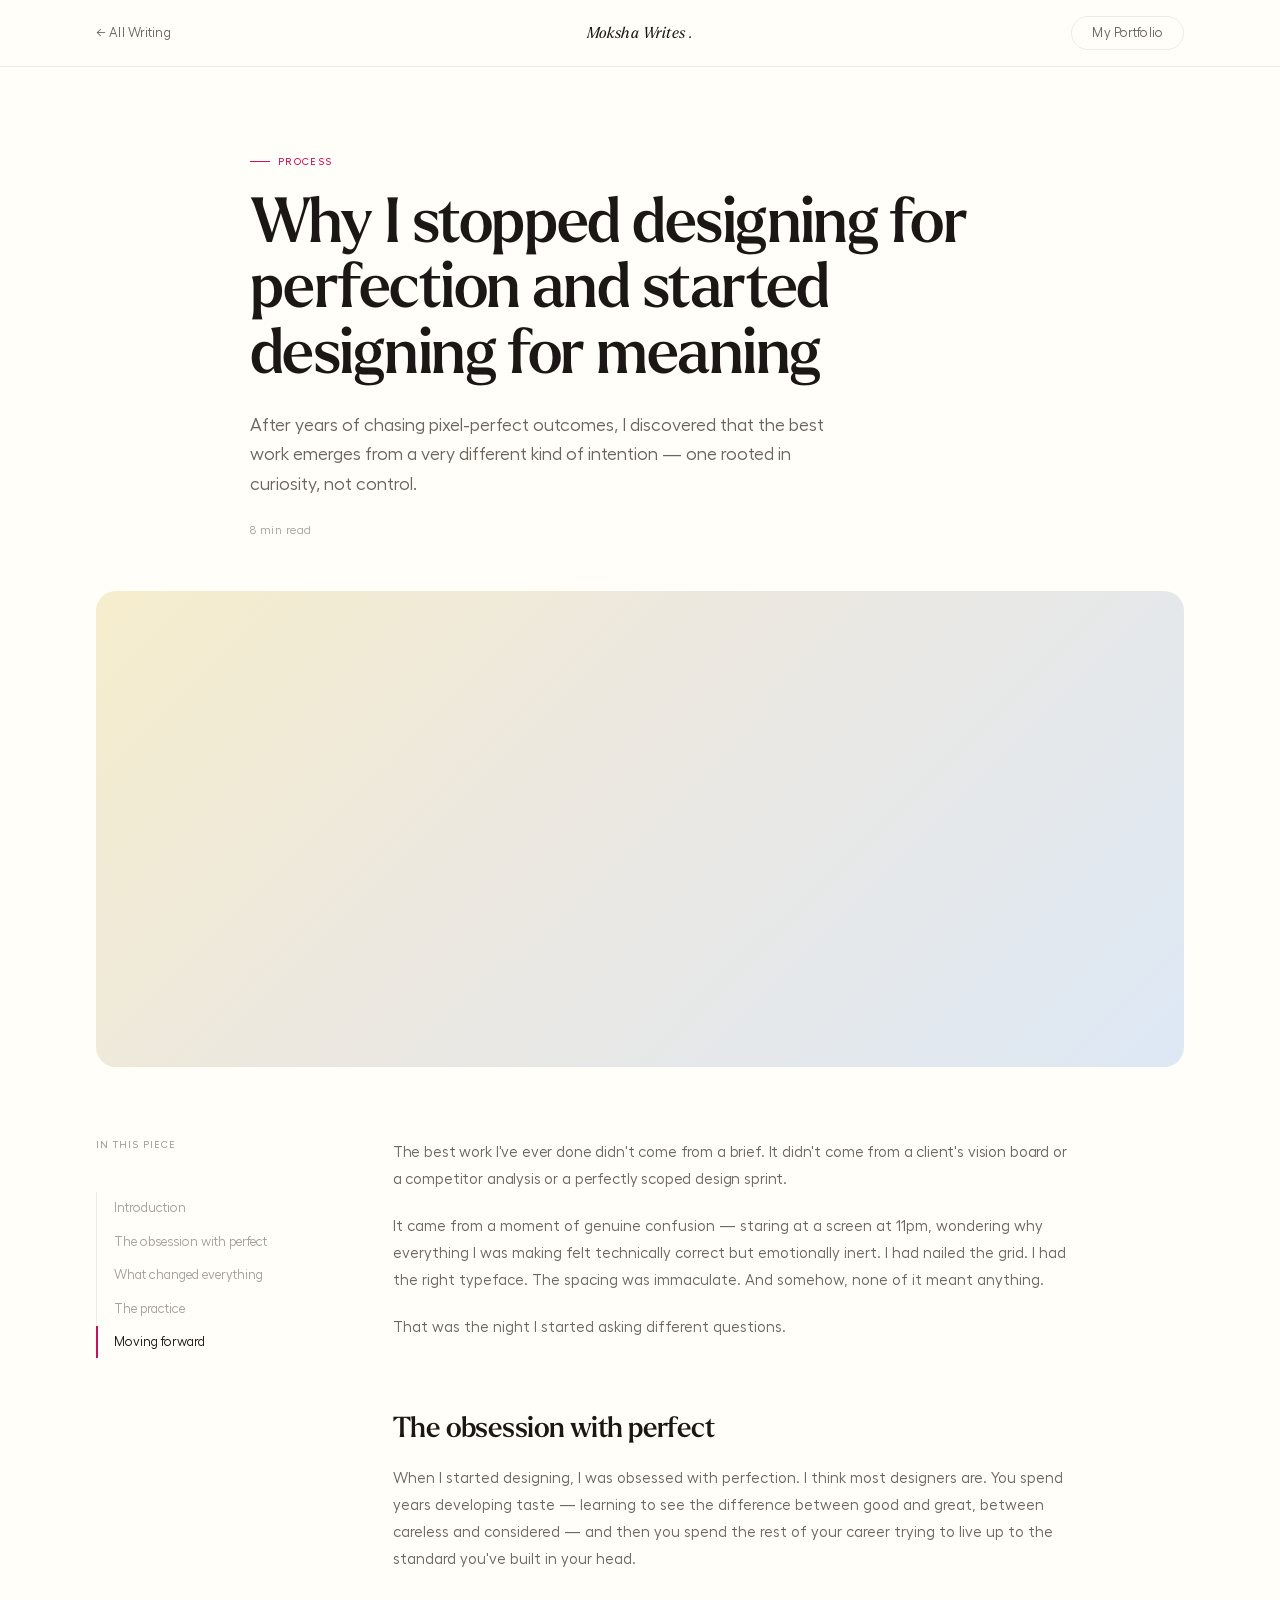
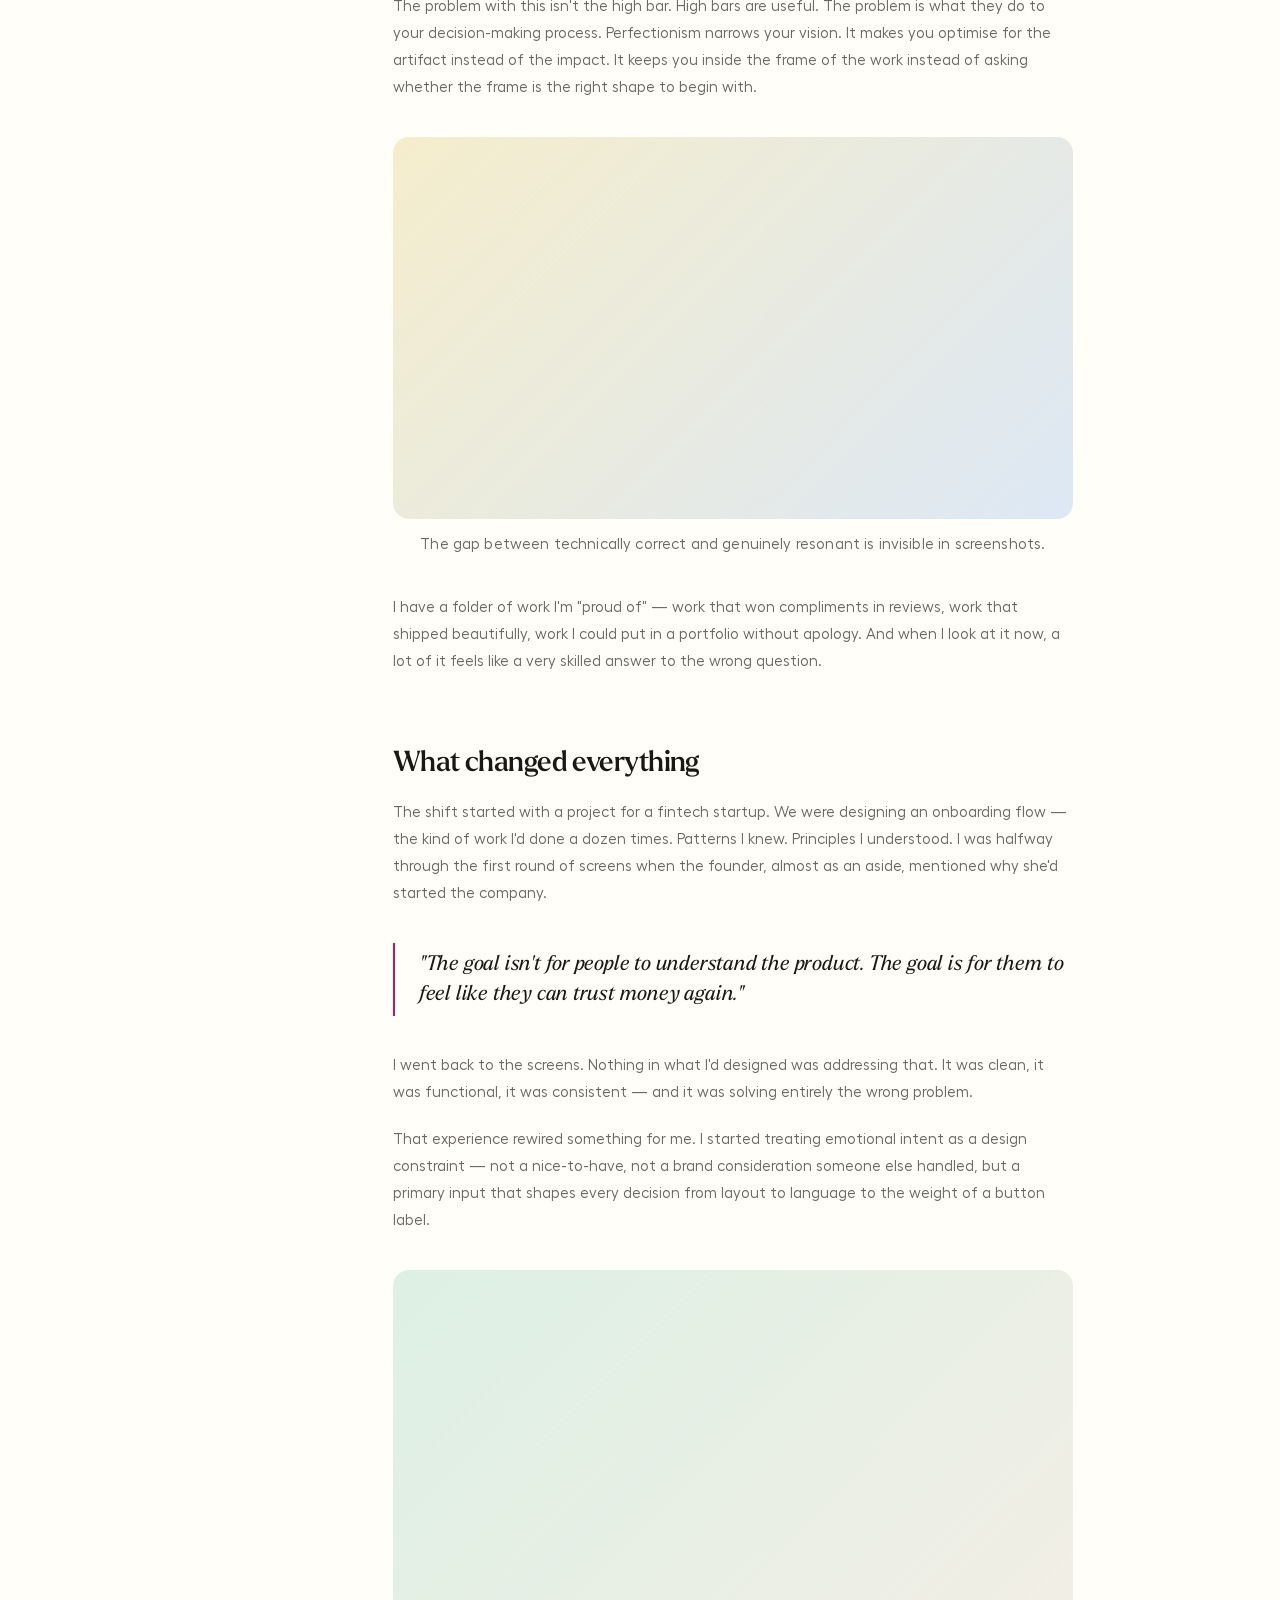
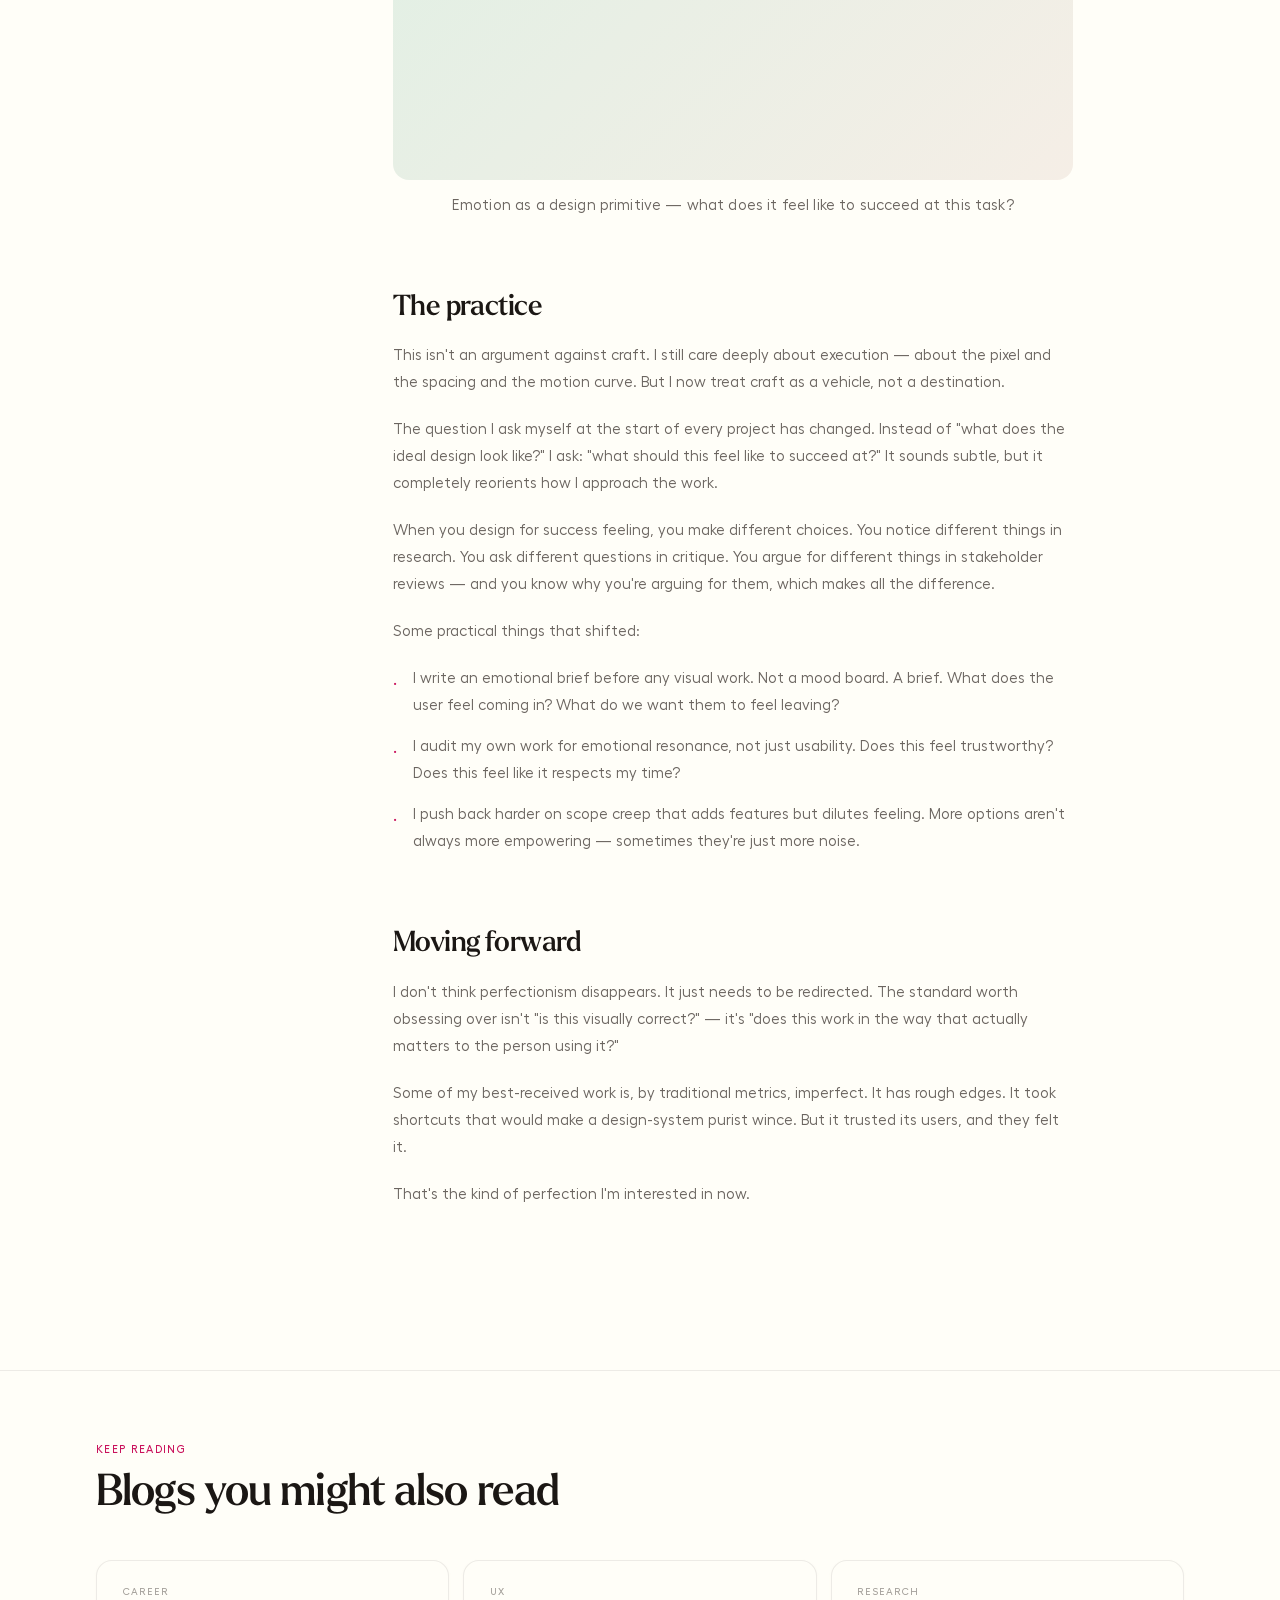
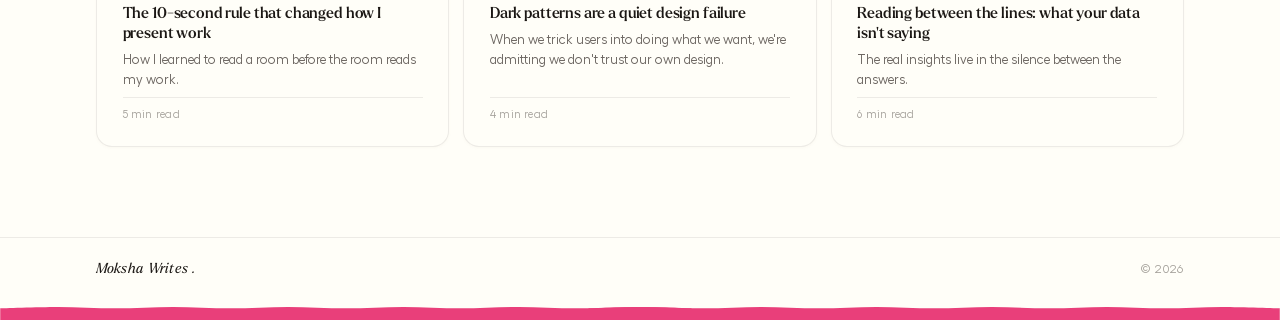
<file: post.html>
<!DOCTYPE html>
<html lang="en">

<head>
  <meta charset="UTF-8" />
  <meta name="viewport" content="width=device-width, initial-scale=1.0" />
  <title>Why I stopped designing for perfection — Moksha Writes .</title>
  <link rel="preconnect" href="https://fonts.googleapis.com" />
  <link rel="preconnect" href="https://fonts.gstatic.com" crossorigin />
  <link href="https://fonts.googleapis.com/css2?family=Inter:wght@400;500;600&display=swap" rel="stylesheet" />
  <link rel="icon" type="image/svg+xml" href="assets/favicon.svg" />
  <link rel="stylesheet" href="style.css" />
  <link rel="stylesheet" href="post.css" />
</head>

<body class="post-page">

  <!-- SCROLL PROGRESS -->
  <div class="scroll-progress" id="scrollProgress"></div>

  <!-- NAV -->
  <nav class="post-nav">
    <div class="post-nav-inner">
      <a href="index.html" class="back-link">← All Writing</a>
      <span class="post-nav-brand">Moksha Writes .</span>
      <a href="https://mokshadesign.framer.website/" target="_blank" rel="noopener noreferrer" class="post-nav-btn">My Portfolio</a>
    </div>
  </nav>

  <!-- ARTICLE HEADER -->
  <header class="post-header">
    <div class="post-header-inner">
      <span class="post-eyebrow">Process</span>
      <h1 class="post-title">Why I stopped designing for perfection and started designing for meaning</h1>
      <p class="post-standfirst">After years of chasing pixel-perfect outcomes, I discovered that the best work emerges from a very different kind of intention — one rooted in curiosity, not control.</p>
      <div class="post-meta-row">
        <span class="post-read-time">8 min read</span>
      </div>
    </div>
  </header>

  <!-- FEATURED IMAGE -->
  <div class="post-featured-img-wrap">
    <div class="post-featured-img"></div>
  </div>

  <!-- ARTICLE BODY -->
  <div class="post-body">

    <!-- TOC SIDEBAR -->
    <aside class="post-toc" id="postToc">
      <p class="toc-label">In this piece</p>
      <nav aria-label="Article sections">
        <ol class="toc-list">
          <li><a href="#intro"      class="toc-link toc-active">Introduction</a></li>
          <li><a href="#obsession"  class="toc-link">The obsession with perfect</a></li>
          <li><a href="#changed"    class="toc-link">What changed everything</a></li>
          <li><a href="#practice"   class="toc-link">The practice</a></li>
          <li><a href="#forward"    class="toc-link">Moving forward</a></li>
        </ol>
      </nav>
    </aside>

    <!-- ARTICLE CONTENT -->
    <article class="post-content">

      <section id="intro">
        <p class="post-lede">The best work I've ever done didn't come from a brief. It didn't come from a client's vision board or a competitor analysis or a perfectly scoped design sprint.</p>
        <p>It came from a moment of genuine confusion — staring at a screen at 11pm, wondering why everything I was making felt technically correct but emotionally inert. I had nailed the grid. I had the right typeface. The spacing was immaculate. And somehow, none of it meant anything.</p>
        <p>That was the night I started asking different questions.</p>
      </section>

      <section id="obsession">
        <h2>The obsession with perfect</h2>
        <p>When I started designing, I was obsessed with perfection. I think most designers are. You spend years developing taste — learning to see the difference between good and great, between careless and considered — and then you spend the rest of your career trying to live up to the standard you've built in your head.</p>
        <p>The problem with this isn't the high bar. High bars are useful. The problem is what they do to your decision-making process. Perfectionism narrows your vision. It makes you optimise for the artifact instead of the impact. It keeps you inside the frame of the work instead of asking whether the frame is the right shape to begin with.</p>

        <div class="post-img-block">
          <div class="post-img post-img--wide"></div>
          <p class="post-caption">The gap between technically correct and genuinely resonant is invisible in screenshots.</p>
        </div>

        <p>I have a folder of work I'm "proud of" — work that won compliments in reviews, work that shipped beautifully, work I could put in a portfolio without apology. And when I look at it now, a lot of it feels like a very skilled answer to the wrong question.</p>
      </section>

      <section id="changed">
        <h2>What changed everything</h2>
        <p>The shift started with a project for a fintech startup. We were designing an onboarding flow — the kind of work I'd done a dozen times. Patterns I knew. Principles I understood. I was halfway through the first round of screens when the founder, almost as an aside, mentioned why she'd started the company.</p>

        <blockquote class="post-pullquote">
          "The goal isn't for people to understand the product. The goal is for them to feel like they can trust money again."
        </blockquote>

        <p>I went back to the screens. Nothing in what I'd designed was addressing that. It was clean, it was functional, it was consistent — and it was solving entirely the wrong problem.</p>
        <p>That experience rewired something for me. I started treating emotional intent as a design constraint — not a nice-to-have, not a brand consideration someone else handled, but a primary input that shapes every decision from layout to language to the weight of a button label.</p>

        <div class="post-img-block">
          <div class="post-img post-img--portrait"></div>
          <p class="post-caption">Emotion as a design primitive — what does it feel like to succeed at this task?</p>
        </div>
      </section>

      <section id="practice">
        <h2>The practice</h2>
        <p>This isn't an argument against craft. I still care deeply about execution — about the pixel and the spacing and the motion curve. But I now treat craft as a vehicle, not a destination.</p>
        <p>The question I ask myself at the start of every project has changed. Instead of "what does the ideal design look like?" I ask: "what should this feel like to succeed at?" It sounds subtle, but it completely reorients how I approach the work.</p>
        <p>When you design for success feeling, you make different choices. You notice different things in research. You ask different questions in critique. You argue for different things in stakeholder reviews — and you know why you're arguing for them, which makes all the difference.</p>
        <p>Some practical things that shifted:</p>
        <ul class="post-list">
          <li>I write an emotional brief before any visual work. Not a mood board. A brief. What does the user feel coming in? What do we want them to feel leaving?</li>
          <li>I audit my own work for emotional resonance, not just usability. Does this feel trustworthy? Does this feel like it respects my time?</li>
          <li>I push back harder on scope creep that adds features but dilutes feeling. More options aren't always more empowering — sometimes they're just more noise.</li>
        </ul>
      </section>

      <section id="forward">
        <h2>Moving forward</h2>
        <p>I don't think perfectionism disappears. It just needs to be redirected. The standard worth obsessing over isn't "is this visually correct?" — it's "does this work in the way that actually matters to the person using it?"</p>
        <p>Some of my best-received work is, by traditional metrics, imperfect. It has rough edges. It took shortcuts that would make a design-system purist wince. But it trusted its users, and they felt it.</p>
        <p>That's the kind of perfection I'm interested in now.</p>
      </section>

    </article>
  </div>

  <!-- RELATED POSTS -->
  <section class="related-section">
    <div class="s-wrap">
      <div class="related-header fade-up">
        <span class="eyebrow">Keep reading</span>
        <h2 class="s-title">Blogs you might also read</h2>
      </div>
      <div class="related-grid fade-up">

        <article class="p-card">
          <a href="post.html" class="p-card-link">
            <div class="p-in">
              <span class="p-tag">Career</span>
              <h3 class="p-title">The 10-second rule that changed how I present work</h3>
              <p class="p-excerpt">How I learned to read a room before the room reads my work.</p>
              <span class="p-time">5 min read</span>
            </div>
          </a>
        </article>

        <article class="p-card">
          <a href="post.html" class="p-card-link">
            <div class="p-in">
              <span class="p-tag">UX</span>
              <h3 class="p-title">Dark patterns are a quiet design failure</h3>
              <p class="p-excerpt">When we trick users into doing what we want, we're admitting we don't trust our own design.</p>
              <span class="p-time">4 min read</span>
            </div>
          </a>
        </article>

        <article class="p-card">
          <a href="post.html" class="p-card-link">
            <div class="p-in">
              <span class="p-tag">Research</span>
              <h3 class="p-title">Reading between the lines: what your data isn't saying</h3>
              <p class="p-excerpt">The real insights live in the silence between the answers.</p>
              <span class="p-time">6 min read</span>
            </div>
          </a>
        </article>

      </div>
    </div>
  </section>

  <!-- FOOTER -->
  <footer class="site-footer">
    <div class="s-wrap">
      <div class="footer-inner">
        <span class="footer-brand">Moksha Writes .</span>
        <span class="footer-year">© 2026</span>
      </div>
    </div>
    <img src="assets/footer.svg" alt="" class="footer-svg" aria-hidden="true">
  </footer>

  <!-- CUSTOM CURSOR -->
  <div class="cursor"></div>

  <script src="post.js"></script>
</body>

</html>
</file>
<file: style.css>
/* ── FONTS ── */
@font-face {
  font-family: 'Larken';
  src: url('assets/fonts/fonnts.com-Larken_Regular.otf') format('opentype');
  font-weight: 400;
  font-style: normal;
}

@font-face {
  font-family: 'Larken';
  src: url('assets/fonts/fonnts.com-Larken_Italic.otf') format('opentype');
  font-weight: 400;
  font-style: italic;
}

@font-face {
  font-family: 'Larken';
  src: url('assets/fonts/fonnts.com-Larken_Medium.otf') format('opentype');
  font-weight: 500;
  font-style: normal;
}

@font-face {
  font-family: 'Larken';
  src: url('assets/fonts/fonnts.com-Larken_Medium_Italic.otf') format('opentype');
  font-weight: 500;
  font-style: italic;
}

@font-face {
  font-family: 'Larken';
  src: url('assets/fonts/fonnts.com-Larken_Bold.otf') format('opentype');
  font-weight: 700;
  font-style: normal;
}

@font-face {
  font-family: 'Larken';
  src: url('assets/fonts/fonnts.com-Larken_Black.otf') format('opentype');
  font-weight: 900;
  font-style: normal;
}

@font-face {
  font-family: 'Hellix';
  src: url('assets/fonts/Hellix-Regular.woff2') format('woff2'),
    url('assets/fonts/Hellix-Regular.woff') format('woff');
  font-weight: 400;
  font-style: normal;
}

@font-face {
  font-family: 'Hellix';
  src: url('assets/fonts/Hellix-Medium.woff2') format('woff2'),
    url('assets/fonts/Hellix-Medium.woff') format('woff');
  font-weight: 500;
  font-style: normal;
}

*,
*::before,
*::after {
  margin: 0;
  padding: 0;
  box-sizing: border-box;
}

:root {
  --white: #FFFEF8;
  --pink-deep: #C9115C;
  --ink: #1B1714;
  --ink-mid: #6B6560;
  --ink-light: #A4A09A;
  --border-soft: rgba(27, 23, 20, 0.08);
  --content-width: clamp(60%, 85%, 94%);
  --dot-grid-spacing: 35px;
  --dot-overflow-buffer: 128px;
  --hero-flower-bottom-offset: -4px;
  --hero-flower-horizontal-offset: 24px;
  --hero-flower-scale: 1.6;
  --hero-sub-desktop-y-offset: 150px;
  --hero-heading-line-height: 1.07;
  --hero-heading-reserved-lines-prebreak: 4;
}

html,
body {
  width: 100%;
  height: 100%;
  cursor: none;
  /* Hide default cursor */
}

a,
button,
.nav-brand,
.nav-logo,
.b-card-link,
.p-card-link {
  cursor: none !important;
}

body {
  font-family: 'Larken', 'Playfair Display', Georgia, serif;
  background-color: var(--white);
  min-height: 100vh;
  position: relative;
  display: flex;
  flex-direction: column;
  overflow-x: hidden;
}

/* ── BACKGROUND ── */
.bg {
  position: absolute;
  inset: 0;
  z-index: 0;
}

.bg img {
  width: 100%;
  height: 100%;
  object-fit: cover;
  object-position: center bottom;
  display: block;
}

/* ── HERO SECTION WRAPPER ── */
.hero-section {
  position: relative;
  min-height: 100vh;
  height: 100vh;
  flex-shrink: 0;
  overflow: visible;
}

/* ── PAGE WRAPPER ── */
.page {
  position: static;
  z-index: 1;
  height: 100%;
  display: flex;
  flex-direction: column;
}

/* ── SHARED LAYOUT ── */
.inner {
  width: var(--content-width);
  margin: 0 auto;
  position: relative;
  display: flex;
  align-items: center;
  justify-content: space-between;
}

/* ── NAVBAR ── */
nav {
  padding: clamp(18px, 3vh, 32px) 0;
  position: relative;
  z-index: 10;
}

nav .inner {
  display: grid;
  grid-template-columns: 1fr auto 1fr;
  /* Exact 3-column symmetry */
  align-items: center;
}

.nav-brand {
  justify-self: start;
  font-family: 'Larken', serif;
  font-style: italic;
  font-weight: 500;
  font-size: clamp(0.9rem, 1.2vw, 1.2rem);
  color: var(--white);
  letter-spacing: 0.02em;
  opacity: 0;
  animation: fadeInDown 0.7s ease forwards 0.1s;
}

.nav-logo {
  justify-self: center;
  position: relative;
  width: clamp(40px, 4vw, 56px);
  height: clamp(40px, 4vw, 56px);
  border-radius: 50%;
  overflow: hidden;
  display: flex;
  align-items: center;
  justify-content: center;
  opacity: 0;
  animation: fadeInDown 0.7s ease forwards 0.2s;
}

.nav-logo img {
  width: 100%;
  height: 100%;
  object-fit: contain;
}

.nav-logo-canvas,
.nav-logo-fallback {
  width: 100%;
  height: 100%;
  display: block;
}

.nav-logo-canvas {
  position: absolute;
  inset: 0;
  z-index: 1;
  pointer-events: auto;
}

.nav-logo-fallback {
  position: relative;
  z-index: 0;
  pointer-events: none;
}

.nav-logo[data-lottie-ready="true"] .nav-logo-fallback {
  opacity: 0;
}

.nav-btn {
  justify-self: end;
  text-decoration: none;
  background: rgba(255, 255, 255, 0.05);
  /* Extra stealthy base */
  backdrop-filter: blur(14px);
  /* Intensified glass effect */
  -webkit-backdrop-filter: blur(14px);
  border: 1px solid rgba(255, 255, 255, 0.15);
  border-radius: 50px;
  min-width: 140px;
  height: 42px;
  cursor: pointer;
  position: relative;
  overflow: hidden;
  /* Clips the shimmer light */

  /* Text Styling */
  color: var(--white);
  font-family: 'Hellix', sans-serif;
  font-size: 15px;
  /* Slightly larger for better impact */
  font-weight: 400;
  /* Hellix Regular */
  text-transform: none;
  /* Removed all caps */
  letter-spacing: 0.02em;

  display: flex;
  align-items: center;
  justify-content: center;

  opacity: 0;
  animation: fadeInDown 0.7s ease forwards 0.3s;
  transition: all 0.4s cubic-bezier(0.22, 1, 0.36, 1);
}

/* 🧪 Glass Shimmer Reflection */
.nav-btn::after {
  content: '';
  position: absolute;
  top: -50%;
  left: -60%;
  width: 40px;
  height: 200%;
  background: linear-gradient(to right,
      rgba(255, 255, 255, 0) 0%,
      rgba(255, 255, 255, 0.1) 40%,
      rgba(255, 255, 255, 0.25) 50%,
      rgba(255, 255, 255, 0.1) 60%,
      rgba(255, 255, 255, 0) 100%);
  transform: rotate(25deg);
  animation: shimmer 2s infinite linear;
  pointer-events: none;
}

.nav-btn:hover {
  background: rgba(255, 255, 255, 0.12);
  border: 1px solid rgba(255, 255, 255, 0.4);
  transform: translateY(-2px);
  box-shadow: 0 10px 20px rgba(0, 0, 0, 0.1);
}

@keyframes shimmer {
  0% {
    transform: translateX(-150%) rotate(25deg);
  }

  75%,
  100% {
    transform: translateX(650%) rotate(25deg);
  }
}

/* ── DOTS ── */
.dots {
  position: absolute;
  top: clamp(100px, 10vh, 100px);
  left: 0;
  width: 100%;
  height: clamp(380px, 45vh, 500px);
  z-index: 1;
  pointer-events: none;
  opacity: 0;
  animation: fadeIn 1.2s ease forwards 0.4s;
  overflow: visible;
}

.dots canvas {
  position: absolute;
  top: -150px;
  left: 0;
  width: 100%;
  height: calc(100% + 300px);
  display: block;
}

/* ── SPACER ── */
.spacer {
  flex: 1;
}

/* ── HERO ── */
.hero {
  padding-bottom: clamp(80px, 13vh, 145px);
  min-height: 40vh;
  /* Reduced from 75vh since dots are localized again */
}

.hero .inner {
  align-items: flex-start;
  justify-content: space-between;
  gap: clamp(16px, 3vw, 48px);
}

.hero-left {
  display: flex;
  align-items: flex-end;
  gap: clamp(12px, 2vw, 32px);
  padding-left: 0;
}

/* Flower */
.flower {
  opacity: 0;
  animation: fadeInUpFlower 0.9s cubic-bezier(0.22, 1, 0.36, 1) forwards 0.7s;
  position: absolute;
  width: calc(80px * var(--hero-flower-scale));
  bottom: var(--hero-flower-bottom-offset);
  top: auto;
  left: var(--hero-flower-horizontal-offset);
  transform: none;
  z-index: 2;
  pointer-events: auto;
}

.flower img,
.flower-canvas,
.flower-fallback {
  width: 100%;
  display: block;
}

.flower-canvas {
  position: absolute;
  inset: 0;
  width: 100%;
  height: 100%;
  z-index: 1;
  pointer-events: auto;
}

.flower-fallback {
  position: relative;
  z-index: 0;
  pointer-events: none;
}

.flower[data-lottie-ready="true"] .flower-fallback {
  opacity: 0;
}

/* Heading */
.hero-heading {
  color: var(--white);
  font-family: 'Larken', serif;
  font-weight: 500;
  font-size: clamp(32px, 5.8vw, 65px);
  line-height: 1.07;
  letter-spacing: -0.015em;
  opacity: 0;
  animation: fadeInUp 0.8s cubic-bezier(0.22, 1, 0.36, 1) forwards 0.6s;
  margin-top: 40px;
  position: relative;
  left: 0;
  min-height: auto;
}

.hero-heading em {
  font-style: italic;
  font-weight: 400;
}

/* Sub text */
.hero-sub {
  color: var(--white);
  font-family: 'Hellix', sans-serif;
  font-weight: 400;
  /* Hellix Regular */
  font-size: clamp(20px, 1.4vw, 28px);
  line-height: 1.35;
  max-width: 450px;
  /* Increased to allow the HTML <br> tags to define the 3 lines correctly */
  flex-shrink: 0;
  text-align: right;
  /* Aligns with the portfolio button */
  padding-bottom: 3px;
  opacity: 0;
  animation: fadeInUp 0.8s cubic-bezier(0.22, 1, 0.36, 1) forwards 0.85s;

  /* 📐 Independent positioning */
  position: relative;
  top: var(--hero-sub-desktop-y-offset);
  /* Shifts it DOWN */
  left: -20px;
  /* Nudged slightly to the LEFT */
}

/* ── ANIMATIONS ── */
@keyframes fadeIn {
  to {
    opacity: 1;
  }
}

@keyframes fadeInDown {
  from {
    opacity: 0;
    transform: translateY(-14px);
  }

  to {
    opacity: 1;
    transform: translateY(0);
  }
}

@keyframes fadeInUp {
  from {
    opacity: 0;
    transform: translateY(20px);
  }

  to {
    opacity: 1;
    transform: translateY(0);
  }
}

@keyframes fadeInUpFlower {
  from {
    opacity: 0;
    transform: translateY(20px);
  }

  to {
    opacity: 1;
    transform: translateY(0);
  }
}

/* ── CUSTOM CURSOR ── */
.cursor {
  position: fixed;
  top: 0;
  left: 0;
  width: 32px;
  height: 32px;
  background-image: url('assets/cursor.svg');
  background-size: contain;
  background-repeat: no-repeat;
  background-position: center;
  pointer-events: none;
  z-index: 10000;
  transform: translate(-50%, -50%);
  transition: width 0.3s cubic-bezier(0.23, 1, 0.32, 1),
    height 0.3s cubic-bezier(0.23, 1, 0.32, 1),
    opacity 0.3s cubic-bezier(0.23, 1, 0.32, 1),
    transform 0.3s cubic-bezier(0.23, 1, 0.32, 1);
  opacity: 0;
  /* Hidden until first movement */
}

.cursor.active {
  opacity: 1;
}

.cursor.cursor-hidden {
  opacity: 0;
  width: 0px;
  height: 0px;
}

.cursor.hover {
  transform: translate(-50%, -50%) rotate(45deg);
}

.cursor.cursor--pink {
  background-image: url("data:image/svg+xml,%3Csvg width='25' height='25' viewBox='0 0 25 25' fill='none' xmlns='http://www.w3.org/2000/svg'%3E%3Cpath d='M13.1467 1.85701L15.2733 1.07135L17.3704 1.39521L18.6437 2.46285L19.0513 2.97142L19.6227 4.51809L19.3703 6.80854L18.5379 9.31326L19.0169 10.0152L21.4711 11.3057L22.8158 12.5667L23.3872 14.1133L23.0634 16.2104L21.7519 18.0133L20.0833 18.8494L18.1291 18.9122L16.1539 18.3236L14.1577 17.0836L13.6701 18.1426L13.0815 20.1178L12.1567 21.7778L10.631 23.0006L8.94145 23.1853L7.42433 22.6472L5.40725 20.7557L4.76444 19.0157L5.16833 15.351L5.14739 14.6996L2.74364 12.951L1.85701 11.7405L1.33611 9.73572L1.73139 7.83193L2.53427 6.43673L3.16475 5.76437L4.71142 5.19298L7.00187 5.44541L9.52753 6.92926L10.3218 7.29499L10.6457 5.19788L11.8143 3.0084L13.1467 1.85701Z' fill='%23E93F7A'/%3E%3Cpath d='M9.82594 10.115L11.9526 9.3293L13.3983 9.67409L14.6716 10.7417L15.222 11.637L15.142 13.2046L14.2172 14.8645L12.5486 15.7007L10.981 15.6206L9.85059 14.9397L8.94302 13.0778L9.14496 11.2454L9.82594 10.115Z' fill='%23E93F7A'/%3E%3C/svg%3E");
}


/* ── TABLET (≤ 900px) ── */
@media (max-width: 900px) {
  /* Hero layout */
  .hero {
    padding-bottom: clamp(60px, 10vh, 100px);
  }
  .hero .inner {
    flex-direction: column;
    align-items: flex-start;
    gap: 20px;
  }
  .flower {
    left: 0;
  }
  .hero-heading {
    left: 0;
    margin-top: 50px;
  }
  .hero-sub {
    max-width: 100%;
    padding-bottom: 0;
    text-align: left;
    top: 0;
    left: 0;
  }

  /* Bento grid → 2 columns */
  .bento-grid {
    grid-template-columns: repeat(2, 1fr);
    grid-template-rows: auto;
  }
  .b-featured {
    grid-column: 1 / -1;
    grid-row: auto;
    min-height: 240px;
  }
  .b-tall {
    grid-column: auto;
    grid-row: auto;
    min-height: 190px;
  }
  .b-wide {
    grid-column: 1 / -1;
    min-height: 160px;
  }

  /* Posts grid → 2 columns */
  .posts-grid {
    grid-template-columns: repeat(2, 1fr);
  }
}

/* ── MOBILE (≤ 600px) ── */
@media (max-width: 600px) {
  /* Nav */
  .nav-logo {
    display: none;
  }

  /* Hero */
  .hero-left {
    flex-direction: column;
    align-items: flex-start;
    gap: 8px;
  }
  .flower {
    width: 44px;
  }
  .hero-heading {
    font-size: clamp(28px, 9vw, 44px);
  }

  /* Bento grid → 1 column */
  .bento-grid {
    grid-template-columns: 1fr;
  }
  .b-featured,
  .b-tall,
  .b-wide {
    grid-column: auto;
    min-height: 170px;
  }

  /* Posts grid → 1 column */
  .posts-grid {
    grid-template-columns: 1fr;
  }

  /* Pill row wrap */
  .pill-row {
    gap: 6px;
  }
  .pill {
    font-size: 12px;
    padding: 7px 14px;
  }
}
/* ── CURSOR: new interactives ── */
.pill,
.load-more-btn,
.b-card,
.p-card {
  cursor: none !important;
}

/* ── SCROLL REVEAL ── */
.fade-up {
  opacity: 0;
  transform: translateY(24px);
  transition: opacity 0.75s ease, transform 0.75s cubic-bezier(0.22, 1, 0.36, 1);
  transition-delay: var(--d, 0s);
}

.fade-up.in-view {
  opacity: 1;
  transform: none;
}

/* ── SHARED SECTION UTILITIES ── */
.s-wrap {
  width: var(--content-width);
  margin: 0 auto;
}

.eyebrow {
  display: block;
  font-family: 'Hellix', sans-serif;
  font-size: 11px;
  font-weight: 500;
  letter-spacing: 0.12em;
  text-transform: uppercase;
  color: var(--pink-deep);
  margin-bottom: 12px;
}

.s-title {
  font-family: 'Larken', serif;
  font-weight: 500;
  font-size: clamp(28px, 3.4vw, 48px);
  color: var(--ink);
  line-height: 1.08;
  letter-spacing: -0.02em;
}

.s-title em {
  font-style: italic;
  font-weight: 400;
}

/* ──────────────────────────────────────
   BENTO SECTION
────────────────────────────────────── */
.bento-section {
  background: var(--white);
  position: relative;
  z-index: 2;
  padding: clamp(48px, 9vh, 104px) 0 clamp(36px, 7vh, 84px);
}

.s-header {
  display: flex;
  align-items: flex-end;
  justify-content: space-between;
  gap: 40px;
  margin-bottom: clamp(22px, 3.5vh, 40px);
}

.s-header-left {
  flex-shrink: 0;
}

.s-desc {
  font-family: 'Hellix', sans-serif;
  font-size: clamp(13px, 1.1vw, 16px);
  color: var(--ink-mid);
  line-height: 1.65;
  max-width: 280px;
  text-align: right;
}

/* ── BENTO GRID ── */
.bento-grid {
  display: grid;
  grid-template-columns: repeat(3, 1fr);
  grid-template-rows: 205px 205px 180px;
  gap: 12px;
}

.b-card {
  border-radius: 28px;
  overflow: hidden;
  background: #F5EEE6;
  border: none;
  box-shadow: 0 1px 3px rgba(180, 150, 110, 0.07), 0 4px 14px rgba(180, 150, 110, 0.05);
  transition: transform 0.4s cubic-bezier(0.22, 1, 0.36, 1),
              box-shadow 0.4s cubic-bezier(0.22, 1, 0.36, 1);
  position: relative;
}

.b-card:hover {
  transform: translateY(-5px);
  box-shadow: 0 8px 28px rgba(180, 150, 110, 0.13), 0 2px 6px rgba(180, 150, 110, 0.06);
}

.b-card:hover .b-tag::before {
  width: 26px;
  transition: width 0.3s cubic-bezier(0.22, 1, 0.36, 1);
}

.b-tag::before {
  transition: width 0.3s cubic-bezier(0.22, 1, 0.36, 1);
}

.b-featured {
  grid-column: 1 / 3;
  grid-row: 1 / 3;
  background: #F5EDCC;
}

.b-tall {
  grid-column: 3;
  grid-row: 1 / 3;
  background: #DDE8F5;
}

.b-wide {
  grid-column: span 2;
  background: #DDF0E4;
}

.b-in {
  display: flex;
  flex-direction: column;
  height: 100%;
  padding: clamp(20px, 2.2vw, 32px);
}

.b-featured .b-in,
.b-tall .b-in {
  padding: clamp(16px, 1.6vw, 24px);
}

.b-tag {
  display: inline-flex;
  align-items: center;
  gap: 7px;
  font-family: 'Hellix', sans-serif;
  font-size: 10px;
  font-weight: 500;
  letter-spacing: 0.14em;
  text-transform: uppercase;
  color: var(--ink-mid);
  background: none;
  padding: 0;
  margin-bottom: 16px;
  width: fit-content;
}

.b-tag::before {
  content: '';
  display: inline-block;
  width: 18px;
  height: 1px;
  background: var(--pink-deep);
  flex-shrink: 0;
}

.b-body {
  flex: 1;
  display: flex;
  flex-direction: column;
  gap: 8px;
}

.b-featured .b-body,
.b-tall .b-body {
  gap: 6px;
}

.b-title {
  font-family: 'Larken', serif;
  font-weight: 500;
  color: var(--ink);
  line-height: 1.2;
  letter-spacing: -0.015em;
  font-size: clamp(15px, 1.4vw, 20px);
}

.b-featured .b-title {
  font-size: clamp(20px, 2.2vw, 32px);
  line-height: 1.12;
}

.b-excerpt {
  font-family: 'Hellix', sans-serif;
  font-size: clamp(13px, 1vw, 15px);
  color: var(--ink-mid);
  line-height: 1.6;
  display: -webkit-box;
  -webkit-box-orient: vertical;
  -webkit-line-clamp: 3;
  overflow: hidden;
}

.b-foot {
  display: flex;
  align-items: center;
  justify-content: space-between;
  margin-top: 20px;
  padding-top: 16px;
  border-top: 1px solid var(--border-soft);
}

.b-featured .b-foot,
.b-tall .b-foot {
  margin-top: 12px;
  padding-top: 12px;
}

.b-time {
  font-family: 'Hellix', sans-serif;
  font-size: 13px;
  color: var(--ink-mid);
  letter-spacing: 0.02em;
}

.b-arrow {
  font-size: 17px;
  color: var(--ink-mid);
  opacity: 0;
  transform: translateX(-6px);
  transition: opacity 0.25s ease, transform 0.25s cubic-bezier(0.22, 1, 0.36, 1);
}

.b-card:hover .b-arrow {
  opacity: 1;
  transform: translateX(0);
}

/* ──────────────────────────────────────
   ALL POSTS SECTION
────────────────────────────────────── */
.posts-section {
  background: var(--white);
  position: relative;
  z-index: 2;
  padding: clamp(48px, 6vh, 80px) 0 clamp(64px, 10vh, 120px);
}

.posts-hd {
  margin-bottom: clamp(28px, 4vh, 44px);
}

.posts-hd .s-title {
  margin-bottom: 20px;
}

.pill-row {
  display: flex;
  flex-wrap: wrap;
  gap: 8px;
}

.pill {
  font-family: 'Hellix', sans-serif;
  font-size: 13px;
  font-weight: 400;
  color: var(--ink-mid);
  background: rgba(27, 23, 20, 0.06);
  border: none;
  border-radius: 100px;
  padding: 8px 18px;
  transition: background 0.22s ease, color 0.22s ease;
  letter-spacing: 0.01em;
}

.pill:hover {
  background: rgba(27, 23, 20, 0.11);
  color: var(--ink);
}

.pill--on {
  background: var(--ink);
  color: var(--white);
}

.pill--on:hover {
  background: var(--ink);
  color: var(--white);
}

/* ── POSTS GRID ── */
.posts-wrap {
  position: relative;
}

.posts-grid {
  display: grid;
  grid-template-columns: repeat(3, 1fr);
  gap: 14px;
}

.p-card {
  background: var(--white);
  border: 1px solid var(--border-soft);
  border-radius: 16px;
  overflow: hidden;
  box-shadow: 0 1px 3px rgba(180, 150, 110, 0.05);
  transition: transform 0.32s cubic-bezier(0.22, 1, 0.36, 1),
              box-shadow 0.32s cubic-bezier(0.22, 1, 0.36, 1),
              border-color 0.25s ease;
}

.p-card:hover {
  transform: translateY(-3px);
  box-shadow: 0 6px 20px rgba(180, 150, 110, 0.09);
  border-color: rgba(201, 17, 92, 0.18);
}

.p-hidden {
  display: none;
}

.p-card-link {
  display: flex;
  flex-direction: column;
  height: 100%;
  text-decoration: none;
  color: inherit;
}

.p-in {
  display: flex;
  flex-direction: column;
  gap: 6px;
  padding: clamp(18px, 2vw, 26px);
  height: 100%;
}

.p-tag {
  font-family: 'Hellix', sans-serif;
  font-size: 10px;
  font-weight: 500;
  letter-spacing: 0.1em;
  text-transform: uppercase;
  color: var(--ink-light);
}

.p-title {
  font-family: 'Larken', serif;
  font-weight: 500;
  font-size: clamp(14px, 1.2vw, 18px);
  color: var(--ink);
  line-height: 1.3;
  letter-spacing: -0.01em;
}

.p-excerpt {
  font-family: 'Hellix', sans-serif;
  font-size: 13px;
  color: var(--ink-mid);
  line-height: 1.55;
  flex: 1;
  display: -webkit-box;
  -webkit-box-orient: vertical;
  -webkit-line-clamp: 2;
  overflow: hidden;
}

.p-time {
  font-family: 'Hellix', sans-serif;
  font-size: 11px;
  color: var(--ink-light);
  letter-spacing: 0.02em;
  margin-top: auto;
  padding-top: 10px;
  border-top: 1px solid var(--border-soft);
}

/* ── FADE + LOAD MORE ── */
.posts-fade {
  position: absolute;
  bottom: 0;
  left: 0;
  right: 0;
  height: 200px;
  background: linear-gradient(to bottom, transparent 0%, var(--white) 100%);
  pointer-events: none;
}

.load-more-row {
  display: flex;
  justify-content: center;
  margin-top: clamp(28px, 4vh, 48px);
}

.load-more-btn {
  font-family: 'Hellix', sans-serif;
  font-size: 14px;
  font-weight: 500;
  letter-spacing: 0.03em;
  color: var(--ink);
  background: transparent;
  border: 1px solid rgba(27, 23, 20, 0.3);
  border-radius: 100px;
  padding: 13px 36px;
  transition: background 0.28s ease, color 0.28s ease,
              border-color 0.28s ease, transform 0.28s cubic-bezier(0.22, 1, 0.36, 1);
}

.load-more-btn:hover {
  background: var(--ink);
  color: var(--white);
  border-color: var(--ink);
  transform: translateY(-2px);
}

/* ──────────────────────────────────────
   FOOTER
────────────────────────────────────── */
.site-footer {
  background: var(--white);
  position: relative;
  z-index: 2;
  flex-shrink: 0;
  padding: 24px 0 32px;
  border-top: 1px solid var(--border-soft);
}

.footer-inner {
  display: flex;
  align-items: center;
  justify-content: space-between;
  margin-bottom: 12px;
}

.footer-brand {
  font-family: 'Larken', serif;
  font-style: italic;
  font-weight: 400;
  font-size: clamp(13px, 1.1vw, 16px);
  color: var(--ink);
  letter-spacing: 0.01em;
  line-height: 1;
}

.footer-year {
  font-family: 'Hellix', sans-serif;
  font-size: 12px;
  color: var(--ink-light);
  letter-spacing: 0.06em;
  line-height: 1;
}

.footer-svg {
  position: absolute;
  bottom: 0;
  left: 0;
  right: 0;
  width: 100%;
  height: auto;
  display: block;
}

/* ── CARD LINK WRAPPERS ── */
.b-card-link {
  display: flex;
  flex-direction: column;
  height: 100%;
  text-decoration: none;
  color: inherit;
}


/* ── TYPEWRITER ── */
.cursor-blink {
  font-family: Arial, sans-serif;
  font-weight: 300;
  margin-left: 2px;
  animation: blink 0.8s infinite;
}

@keyframes blink {
  0%, 100% { opacity: 1; }
  50% { opacity: 0; }
}

/* ──────────────────────────────────────
   RESPONSIVE OVERRIDES (kept at end so they win cascade)
────────────────────────────────────── */
@media (max-width: 1200px) {
  :root {
    --content-width: min(92%, 1120px);
  }

  .hero-sub {
    left: 0;
    top: 40px;
    max-width: 380px;
  }
}

@media (min-width: 901px) and (max-width: 1200px) {
  .hero-section {
    min-height: 100vh;
    height: 100vh;
  }

  .page {
    min-height: 100vh;
    height: 100%;
  }

  .hero-heading {
    min-height: calc(var(--hero-heading-reserved-lines-prebreak) * var(--hero-heading-line-height) * 1em);
  }
}

@media (max-width: 900px) {
  :root {
    --content-width: min(92%, 760px);
  }

  .hero-section {
    min-height: auto;
    height: auto;
  }

  .dots {
    height: clamp(260px, 38vh, 420px);
  }

  .hero {
    padding-bottom: clamp(56px, 9vh, 96px);
  }

  .hero .inner {
    flex-direction: column;
    align-items: flex-start;
    gap: 20px;
  }

  .hero-left {
    align-items: flex-start;
    gap: 14px;
    padding-left: 0;
  }

  .flower {
    width: calc(56px * var(--hero-flower-scale));
    left: 0;
  }

  .hero-heading {
    left: 0;
    margin-top: 0;
    max-width: 18ch;
    font-size: clamp(34px, 7vw, 52px);
  }

  .hero-sub {
    max-width: min(100%, 34ch);
    text-align: left;
    padding-bottom: 0;
    top: 0;
    left: 0;
    font-size: clamp(17px, 2.3vw, 24px);
  }

  .bento-grid {
    grid-template-columns: repeat(2, minmax(0, 1fr));
    grid-template-rows: auto;
  }

  .b-featured {
    grid-column: 1 / -1;
    grid-row: auto;
    min-height: 195px;
  }

  .b-tall {
    grid-column: auto;
    grid-row: auto;
    min-height: 155px;
  }

  .b-wide {
    grid-column: 1 / -1;
    min-height: 160px;
  }

  .posts-grid {
    grid-template-columns: repeat(2, minmax(0, 1fr));
  }
}

@media (max-width: 600px) {
  :root {
    --content-width: 92%;
  }

  nav .inner {
    grid-template-columns: 1fr auto;
    gap: 12px;
  }

  .nav-logo {
    display: none;
  }

  .nav-btn {
    min-width: 116px;
    height: 38px;
    font-size: 13px;
    padding: 0 14px;
  }

  .hero-left {
    flex-direction: column;
    align-items: flex-start;
    gap: 8px;
    padding-left: 0;
  }

  .flower {
    width: calc(44px * var(--hero-flower-scale));
  }

  .hero-heading {
    font-size: clamp(28px, 9vw, 42px);
    line-height: 1.1;
    max-width: 100%;
  }

  .hero-sub {
    font-size: clamp(15px, 4.2vw, 18px);
    line-height: 1.45;
    max-width: 100%;
  }

  .s-title {
    font-size: clamp(24px, 8vw, 34px);
  }

  .bento-grid {
    grid-template-columns: 1fr;
  }

  .b-featured,
  .b-tall {
    grid-column: auto;
    min-height: 135px;
  }

  .b-wide {
    grid-column: auto;
    min-height: 170px;
  }

  .posts-grid {
    grid-template-columns: 1fr;
  }

  .pill-row {
    gap: 6px;
  }

  .pill {
    font-size: 12px;
    padding: 7px 14px;
  }

  .footer-inner {
    gap: 12px;
    flex-wrap: wrap;
  }
}

@media (max-width: 420px) {
  .nav-brand {
    font-size: 0.9rem;
  }

  .nav-btn {
    min-width: 106px;
    height: 36px;
    font-size: 12px;
  }

  .load-more-btn {
    width: 100%;
    justify-content: center;
    padding: 12px 20px;
  }
}

@media (hover: none), (pointer: coarse) {
  html,
  body {
    cursor: auto;
  }

  a,
  button,
  .nav-brand,
  .nav-logo,
  .b-card-link,
  .p-card-link,
  .pill,
  .load-more-btn,
  .b-card,
  .p-card {
    cursor: pointer !important;
  }

  .cursor {
    display: none !important;
  }
}

/* ──────────────────────────────────────
   HERO FLOW LOCK (dots first, text second)
────────────────────────────────────── */
.hero-section {
  min-height: 100vh;
  height: auto;
  overflow: hidden;
}

.page {
  min-height: 100vh;
  height: auto;
  display: flex;
  flex-direction: column;
}

.dots {
  position: relative;
  top: auto;
  left: auto;
  height: clamp(260px, 36vh, 440px);
  margin-top: clamp(8px, 2vh, 18px);
  margin-bottom: clamp(10px, 2.4vh, 26px);
  overflow: visible;
}

.dots canvas {
  top: calc(var(--dot-overflow-buffer) * -1);
  left: calc(var(--dot-overflow-buffer) * -1);
  width: calc(100% + (var(--dot-overflow-buffer) * 2));
  height: calc(100% + (var(--dot-overflow-buffer) * 2));
}

.spacer {
  display: none;
}

.hero {
  min-height: 0;
  padding-top: clamp(22px, 4vh, 48px);
  padding-bottom: clamp(70px, 12vh, 145px);
}

@media (max-width: 900px) {
  .hero-section,
  .page {
    min-height: auto;
  }

  .hero .inner {
    gap: 12px;
  }

  .flower {
    left: auto;
    right: var(--hero-flower-horizontal-offset);
  }

  .dots {
    height: clamp(220px, 32vh, 320px);
    margin-top: 8px;
  }

  .hero {
    padding-top: clamp(18px, 3vh, 28px);
  }

  .hero-heading {
    margin-top: 35px;
  }

  .hero-sub {
    margin-top: 0;
  }
}

@media (max-width: 600px) {
  .dots {
    height: clamp(190px, 28vh, 260px);
  }

  .hero-heading {
    margin-top: 39px;
  }

  .hero-sub {
    margin-top: 2px;
  }
}
</file>
<file: post.css>
/* ─────────────────────────────────────────
   POST PAGE — Moksha Writes .
   Extends style.css for article layout
───────────────────────────────────────── */

/* Override body layout for post page */
body.post-page {
  height: auto;
  display: block;
}

/* ── SCROLL PROGRESS ── */
.scroll-progress {
  position: fixed;
  top: 0;
  left: 0;
  height: 2.5px;
  width: 0%;
  background: var(--pink-deep);
  z-index: 9999;
  transition: width 0.08s linear;
}

/* ── POST NAV ── */
.post-nav {
  position: sticky;
  top: 0;
  z-index: 100;
  background: rgba(255, 254, 248, 0.88);
  backdrop-filter: blur(18px);
  -webkit-backdrop-filter: blur(18px);
  border-bottom: 1px solid var(--border-soft);
  padding: 16px 0;
}

.post-nav-inner {
  width: var(--content-width);
  margin: 0 auto;
  display: grid;
  grid-template-columns: 1fr auto 1fr;
  align-items: center;
}

.back-link {
  justify-self: start;
  font-family: 'Hellix', sans-serif;
  font-size: 13px;
  color: var(--ink-mid);
  text-decoration: none;
  letter-spacing: 0.01em;
  transition: color 0.2s ease;
  cursor: none !important;
}

.back-link:hover {
  color: var(--ink);
}

.post-nav-brand {
  justify-self: center;
  font-family: 'Larken', serif;
  font-style: italic;
  font-weight: 400;
  font-size: clamp(14px, 1.2vw, 18px);
  color: var(--ink);
  letter-spacing: 0.01em;
}

.post-nav-btn {
  justify-self: end;
  text-decoration: none;
  font-family: 'Hellix', sans-serif;
  font-size: 13px;
  color: var(--ink-mid);
  text-decoration: none;
  border: 1px solid var(--border-soft);
  border-radius: 100px;
  padding: 8px 20px;
  transition: all 0.25s ease;
  letter-spacing: 0.01em;
  cursor: none !important;
}

.post-nav-btn:hover {
  color: var(--ink);
  border-color: rgba(27, 23, 20, 0.25);
  background: rgba(27, 23, 20, 0.04);
}

/* ── ARTICLE HEADER ── */
.post-header {
  padding: clamp(56px, 9vh, 96px) 0 clamp(40px, 6vh, 64px);
}

.post-header-inner {
  max-width: 780px;
  width: var(--content-width);
  margin: 0 auto;
}

.post-eyebrow {
  display: inline-flex;
  align-items: center;
  gap: 8px;
  font-family: 'Hellix', sans-serif;
  font-size: 10px;
  font-weight: 500;
  letter-spacing: 0.13em;
  text-transform: uppercase;
  color: var(--pink-deep);
  margin-bottom: 22px;
}

.post-eyebrow::before {
  content: '';
  display: inline-block;
  width: 20px;
  height: 1px;
  background: var(--pink-deep);
  flex-shrink: 0;
}

.post-title {
  font-family: 'Larken', serif;
  font-weight: 500;
  font-size: clamp(32px, 5vw, 62px);
  line-height: 1.06;
  letter-spacing: -0.025em;
  color: var(--ink);
  margin-bottom: 24px;
}

.post-standfirst {
  font-family: 'Hellix', sans-serif;
  font-size: clamp(16px, 1.4vw, 19px);
  color: var(--ink-mid);
  line-height: 1.65;
  max-width: 580px;
  margin-bottom: 24px;
}

.post-meta-row {
  display: flex;
  align-items: center;
  gap: 16px;
}

.post-read-time {
  font-family: 'Hellix', sans-serif;
  font-size: 12px;
  color: var(--ink-light);
  letter-spacing: 0.04em;
}

/* ── FEATURED IMAGE ── */
.post-featured-img-wrap {
  width: var(--content-width);
  max-width: 1100px;
  margin: 0 auto clamp(48px, 8vh, 88px);
}

.post-featured-img {
  width: 100%;
  aspect-ratio: 16 / 7;
  border-radius: 20px;
  background: linear-gradient(135deg, #F5EDCC 0%, #EDE8DF 40%, #DDE8F5 100%);
}

/* ── ARTICLE BODY ── */
.post-body {
  display: grid;
  grid-template-columns: 220px 1fr;
  gap: clamp(48px, 6vw, 96px);
  max-width: 1100px;
  width: var(--content-width);
  margin: 0 auto clamp(72px, 11vh, 128px);
  align-items: start;
}

/* ── TOC SIDEBAR ── */
.post-toc {
  position: sticky;
  top: 76px;
}

.toc-label {
  font-family: 'Hellix', sans-serif;
  font-size: 10px;
  font-weight: 500;
  letter-spacing: 0.12em;
  text-transform: uppercase;
  color: var(--ink-light);
  margin-bottom: 14px;
}

.toc-list {
  list-style: none;
  padding: 0;
  margin: 0;
  border-left: 1px solid var(--border-soft);
}

.toc-list li {
  margin-bottom: 2px;
}

.toc-link {
  font-family: 'Hellix', sans-serif;
  font-size: 13px;
  color: var(--ink-light);
  text-decoration: none;
  line-height: 1.5;
  display: block;
  padding: 6px 0 6px 16px;
  margin-left: -1px;
  border-left: 2px solid transparent;
  transition: color 0.22s ease, border-color 0.22s ease;
  cursor: none !important;
}

.toc-link:hover {
  color: var(--ink-mid);
  border-left-color: rgba(27, 23, 20, 0.2);
}

.toc-link.toc-active {
  color: var(--ink);
  border-left-color: var(--pink-deep);
}

/* ── ARTICLE CONTENT ── */
.post-content {
  max-width: 680px;
}

.post-content section {
  margin-bottom: clamp(40px, 7vh, 72px);
}

.post-lede {
  font-family: 'Larken', serif;
  font-size: clamp(18px, 1.6vw, 22px);
  color: var(--ink);
  line-height: 1.55;
  letter-spacing: -0.01em;
  margin-bottom: 24px;
}

.post-content p {
  font-family: 'Hellix', sans-serif;
  font-size: clamp(15px, 1.05vw, 17px);
  color: var(--ink-mid);
  line-height: 1.8;
  margin-bottom: 20px;
}

.post-content h2 {
  font-family: 'Larken', serif;
  font-weight: 500;
  font-size: clamp(22px, 2.2vw, 32px);
  color: var(--ink);
  line-height: 1.15;
  letter-spacing: -0.02em;
  margin-bottom: 20px;
  margin-top: 0;
  padding-top: 8px;
}

/* Pull quote */
.post-pullquote {
  border-left: 2.5px solid var(--pink-deep);
  padding: 6px 0 6px 24px;
  margin: 36px 0;
  font-family: 'Larken', serif;
  font-style: italic;
  font-weight: 400;
  font-size: clamp(18px, 1.6vw, 22px);
  color: var(--ink);
  line-height: 1.5;
  letter-spacing: -0.01em;
}

/* List */
.post-list {
  padding: 0;
  list-style: none;
  margin-bottom: 20px;
}

.post-list li {
  font-family: 'Hellix', sans-serif;
  font-size: clamp(15px, 1.05vw, 17px);
  color: var(--ink-mid);
  line-height: 1.8;
  padding-left: 20px;
  margin-bottom: 14px;
  position: relative;
}

.post-list li::before {
  content: '·';
  position: absolute;
  left: 0;
  color: var(--pink-deep);
  font-size: 20px;
  top: 0px;
}

/* Inline images */
.post-img-block {
  margin: 36px 0;
}

.post-img {
  width: 100%;
  border-radius: 16px;
  margin-bottom: 12px;
}

.post-img--wide {
  aspect-ratio: 16 / 9;
  background: linear-gradient(135deg, #F5EDCC 0%, #DDE8F5 100%);
}

.post-img--full {
  aspect-ratio: auto;
  height: auto;
}

.post-img--portrait {
  aspect-ratio: 4 / 3;
  background: linear-gradient(135deg, #DDF0E4 0%, #F5EEE6 100%);
}

.post-caption {
  font-family: 'Hellix', sans-serif;
  font-size: 12px;
  color: var(--ink-light);
  letter-spacing: 0.01em;
  line-height: 1.5;
  text-align: center;
}

/* ── RELATED POSTS ── */
.related-section {
  border-top: 1px solid var(--border-soft);
  padding: clamp(56px, 8vh, 96px) 0 clamp(64px, 10vh, 112px);
}

.related-header {
  margin-bottom: clamp(32px, 5vh, 48px);
}

.related-grid {
  display: grid;
  grid-template-columns: repeat(3, 1fr);
  gap: 14px;
}

/* Make p-card fully clickable */
.p-card-link {
  display: flex;
  flex-direction: column;
  height: 100%;
  text-decoration: none;
  color: inherit;
}

/* ── COMPARISON TABLE ── */
.post-table-wrap {
  width: 100%;
  overflow-x: auto;
  margin: 32px 0 8px;
  border-radius: 16px;
  border: 1px solid var(--border-soft);
}

.post-table {
  width: 100%;
  border-collapse: collapse;
  font-family: 'Hellix', sans-serif;
  font-size: clamp(13px, 0.9vw, 15px);
  min-width: 560px;
}

.post-table thead tr {
  background: rgba(27, 23, 20, 0.04);
}

.post-table th {
  font-family: 'Hellix', sans-serif;
  font-size: 10px;
  font-weight: 500;
  letter-spacing: 0.1em;
  text-transform: uppercase;
  color: var(--ink-light);
  padding: 14px 16px;
  text-align: left;
  border-bottom: 1px solid var(--border-soft);
  white-space: nowrap;
}

.post-table td {
  padding: 14px 16px;
  border-bottom: 1px solid var(--border-soft);
  color: var(--ink-mid);
  vertical-align: middle;
}

.post-table tbody tr:last-child td {
  border-bottom: none;
}

.post-table tbody tr:hover {
  background: rgba(27, 23, 20, 0.02);
}

.post-table__label {
  font-family: 'Hellix', sans-serif;
  font-weight: 500;
  color: var(--ink) !important;
  white-space: nowrap;
}

/* Rating badges */
.post-badge {
  display: inline-flex;
  align-items: center;
  gap: 5px;
  font-family: 'Hellix', sans-serif;
  font-size: 11px;
  font-weight: 500;
  letter-spacing: 0.04em;
  padding: 3px 10px;
  border-radius: 100px;
  white-space: nowrap;
}

.post-badge--high {
  background: rgba(52, 168, 83, 0.1);
  color: #1e7e3c;
}

.post-badge--mid {
  background: rgba(251, 188, 4, 0.12);
  color: #9a6f00;
}

.post-badge--low {
  background: rgba(213, 55, 55, 0.1);
  color: #b72b2b;
}

/* ── RESPONSIVE ── */
@media (max-width: 900px) {
  .post-body {
    grid-template-columns: 1fr;
    gap: 0;
  }

  .post-toc {
    position: static;
    padding: 20px 24px;
    background: rgba(27, 23, 20, 0.03);
    border-radius: 16px;
    border-left: none;
    margin-bottom: 40px;
  }

  .toc-list {
    border-left: 1px solid var(--border-soft);
  }

  .related-grid {
    grid-template-columns: repeat(2, 1fr);
  }
}

@media (max-width: 600px) {
  .post-nav-brand {
    display: none;
  }

  .post-nav-inner {
    grid-template-columns: auto 1fr;
  }

  .post-nav-btn {
    display: none;
  }

  .related-grid {
    grid-template-columns: 1fr;
  }
}
</file>
